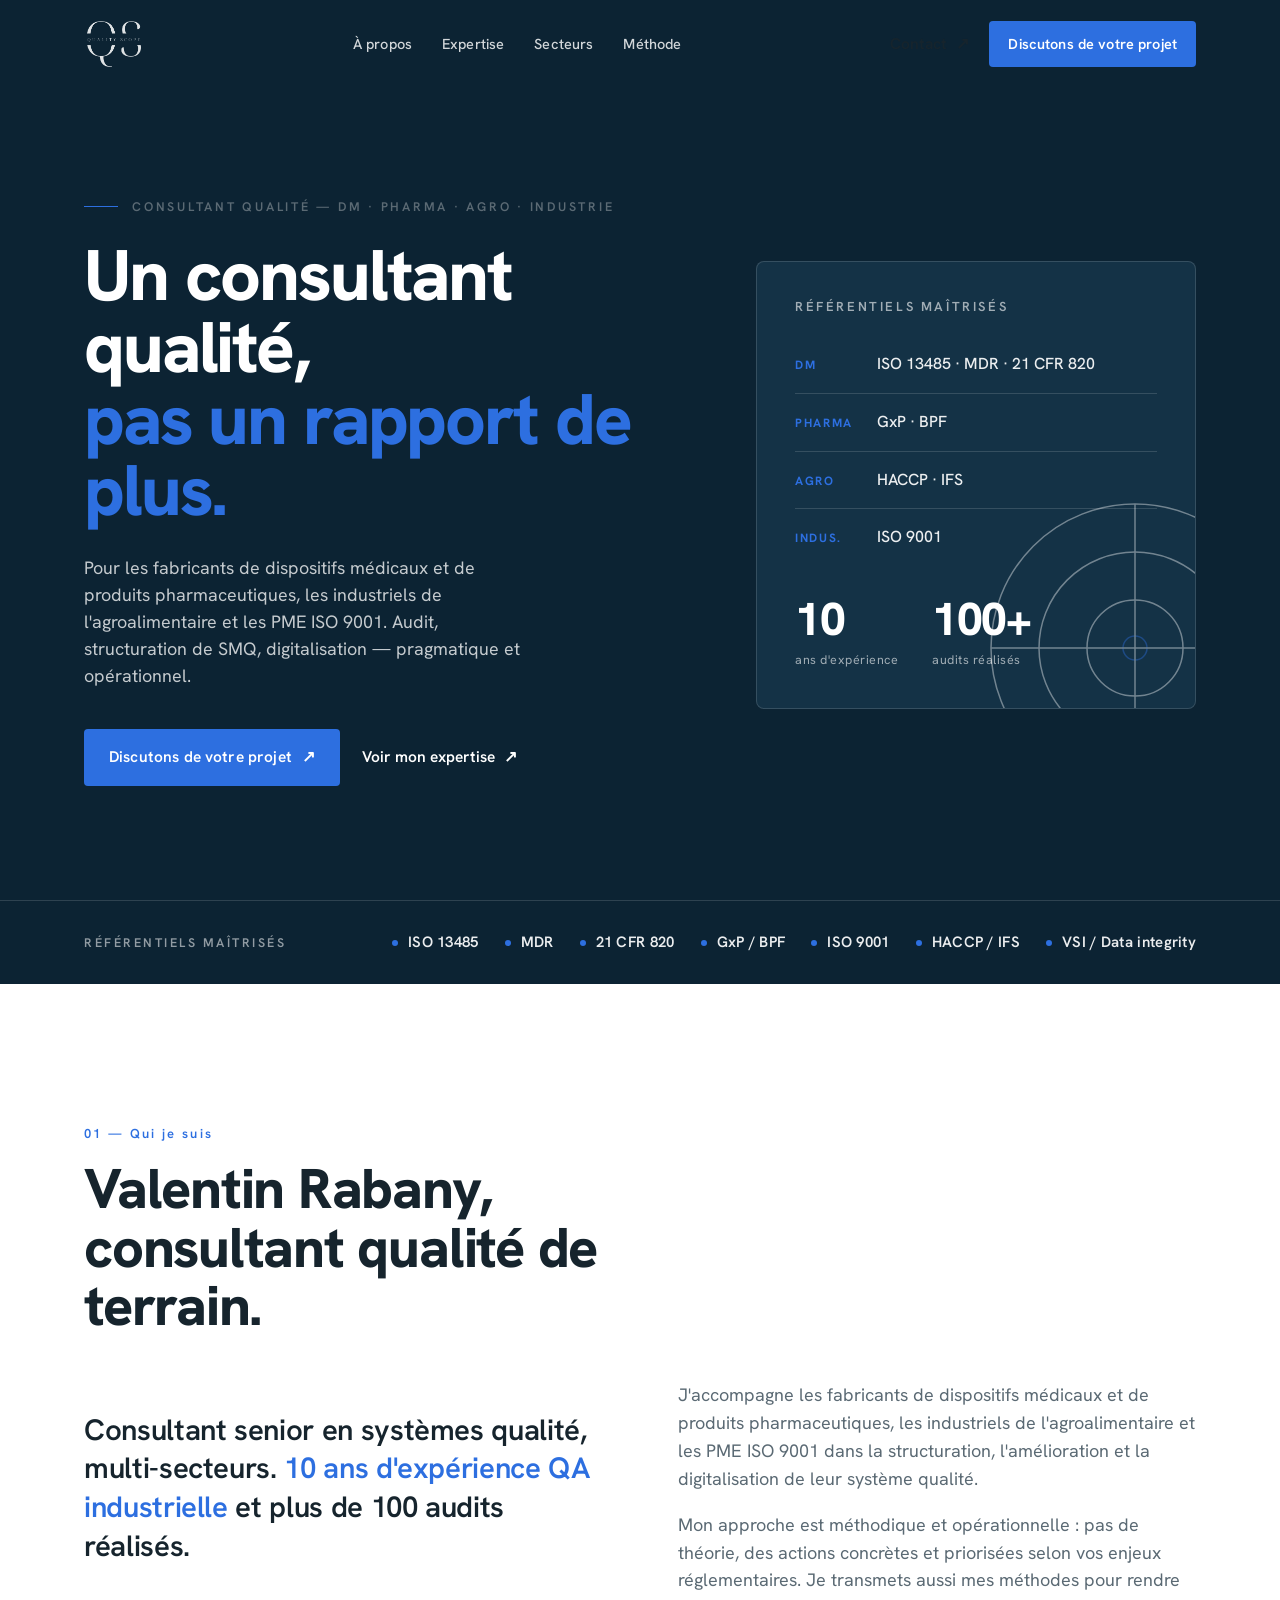
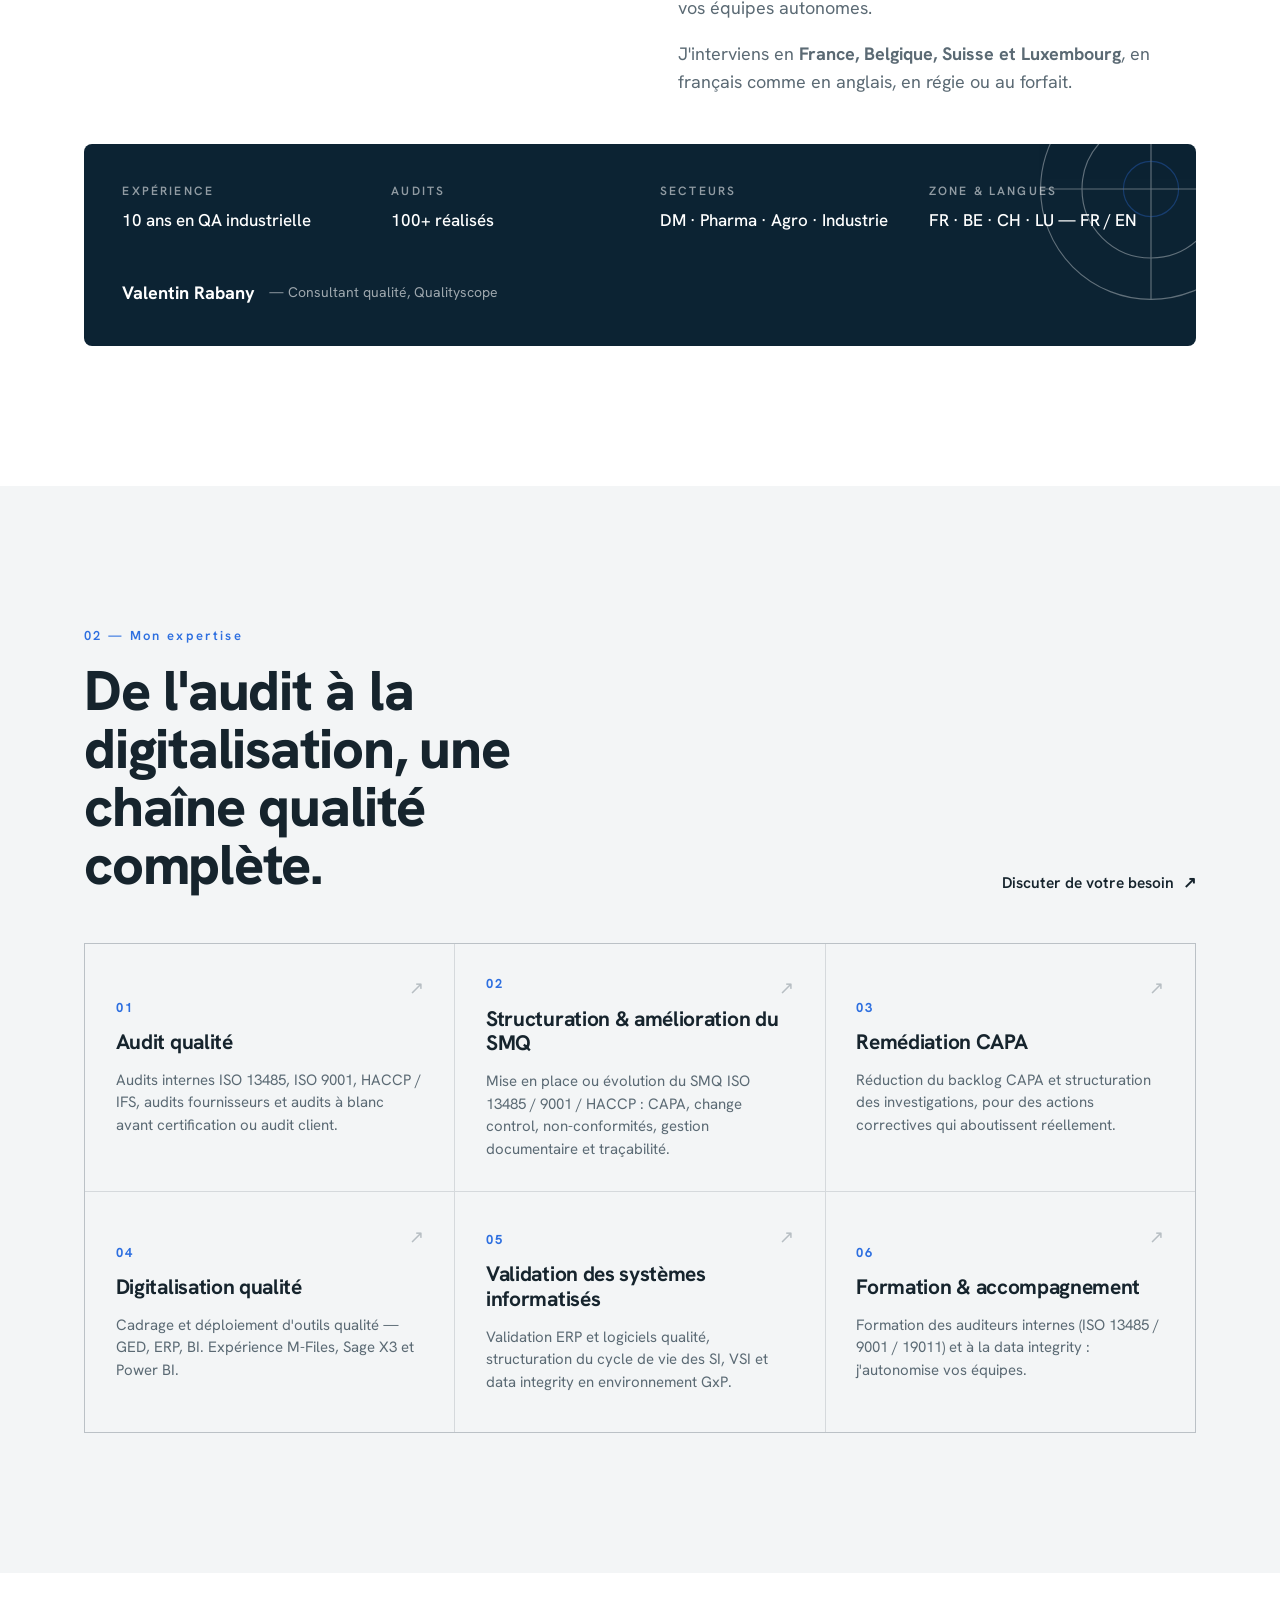
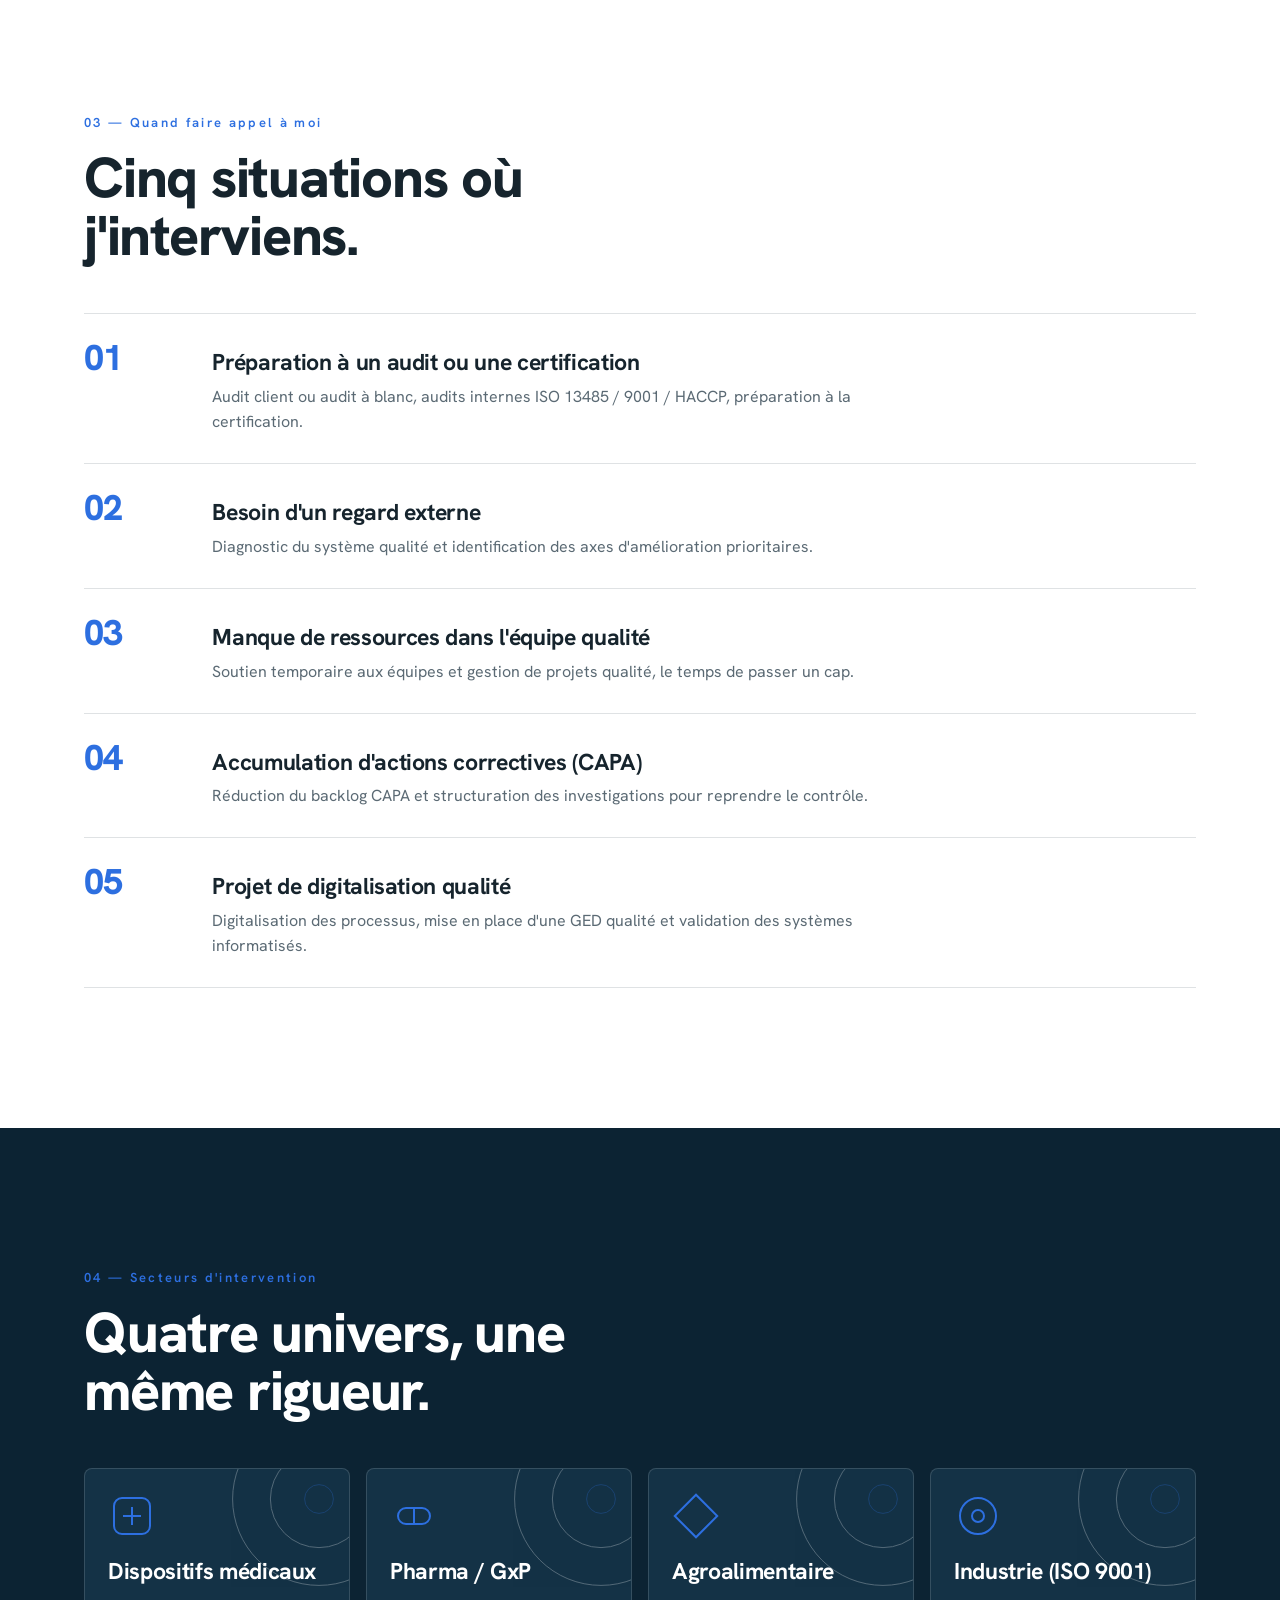
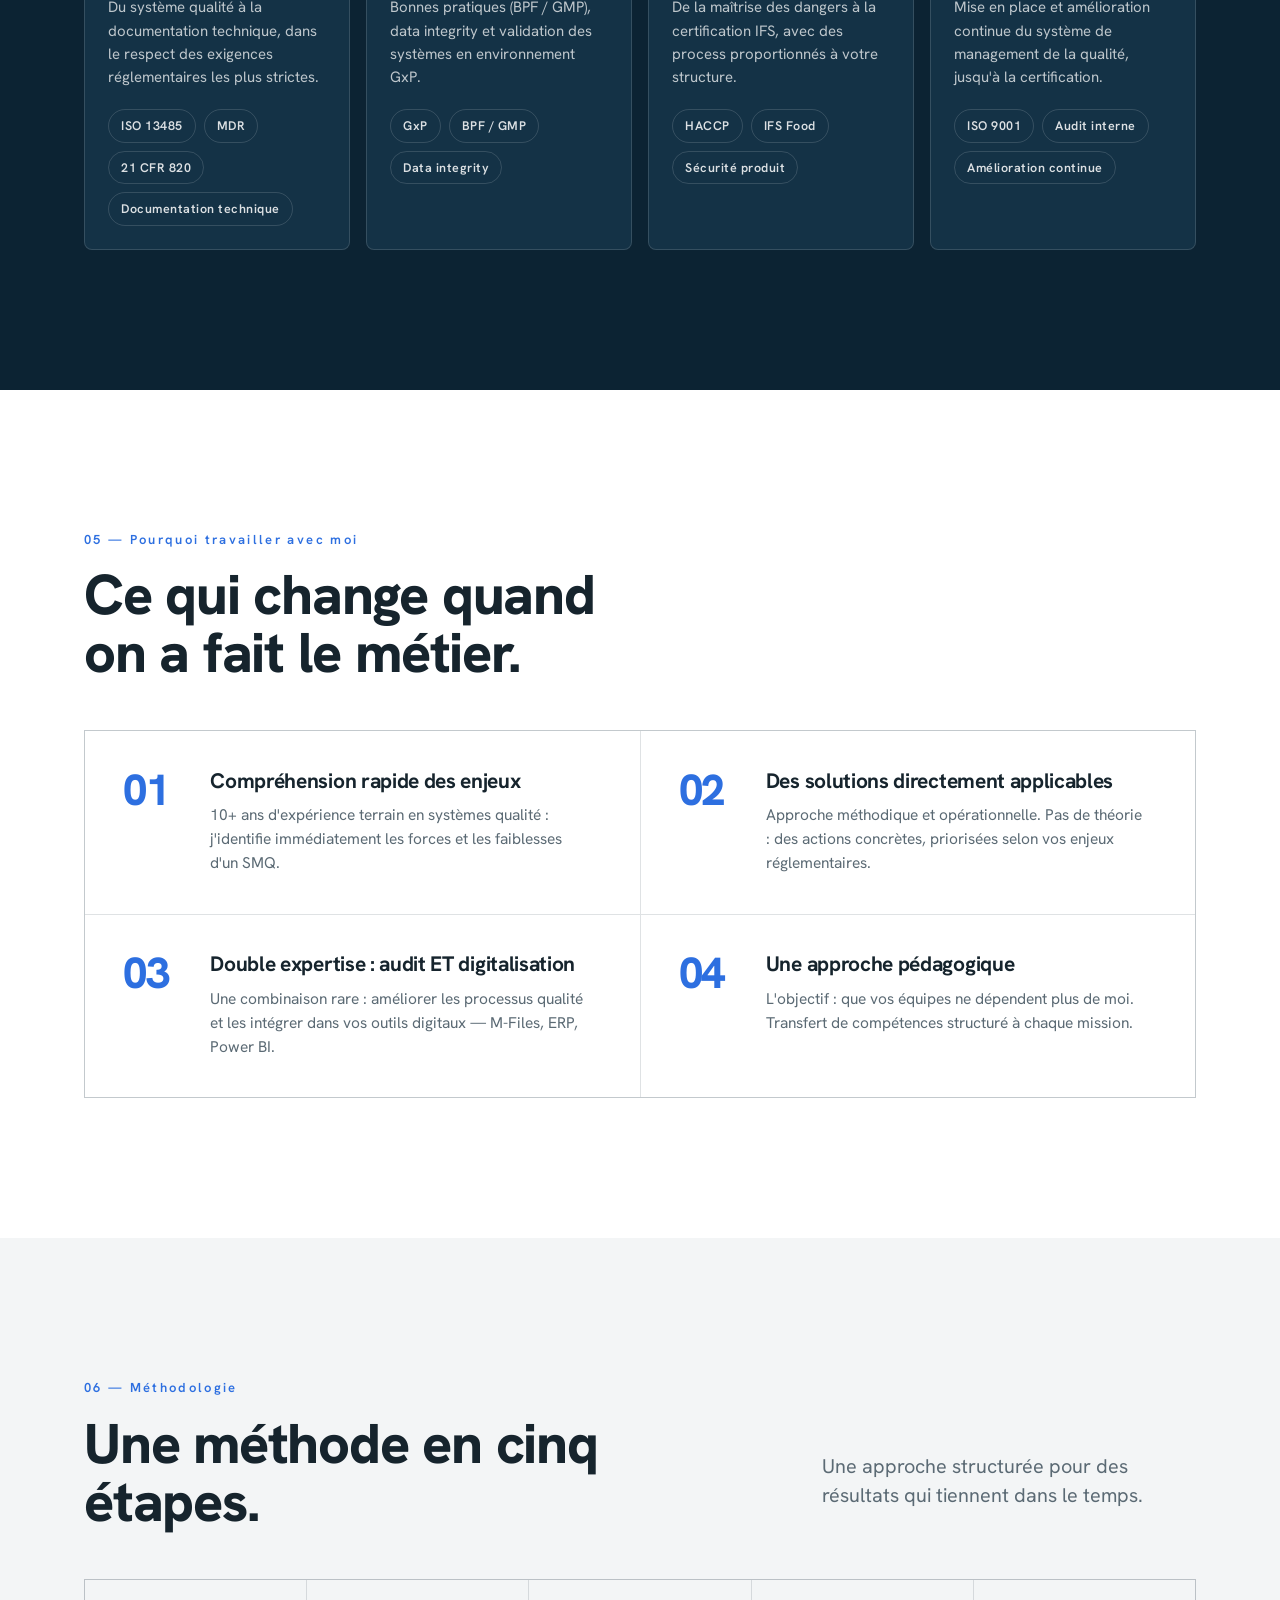
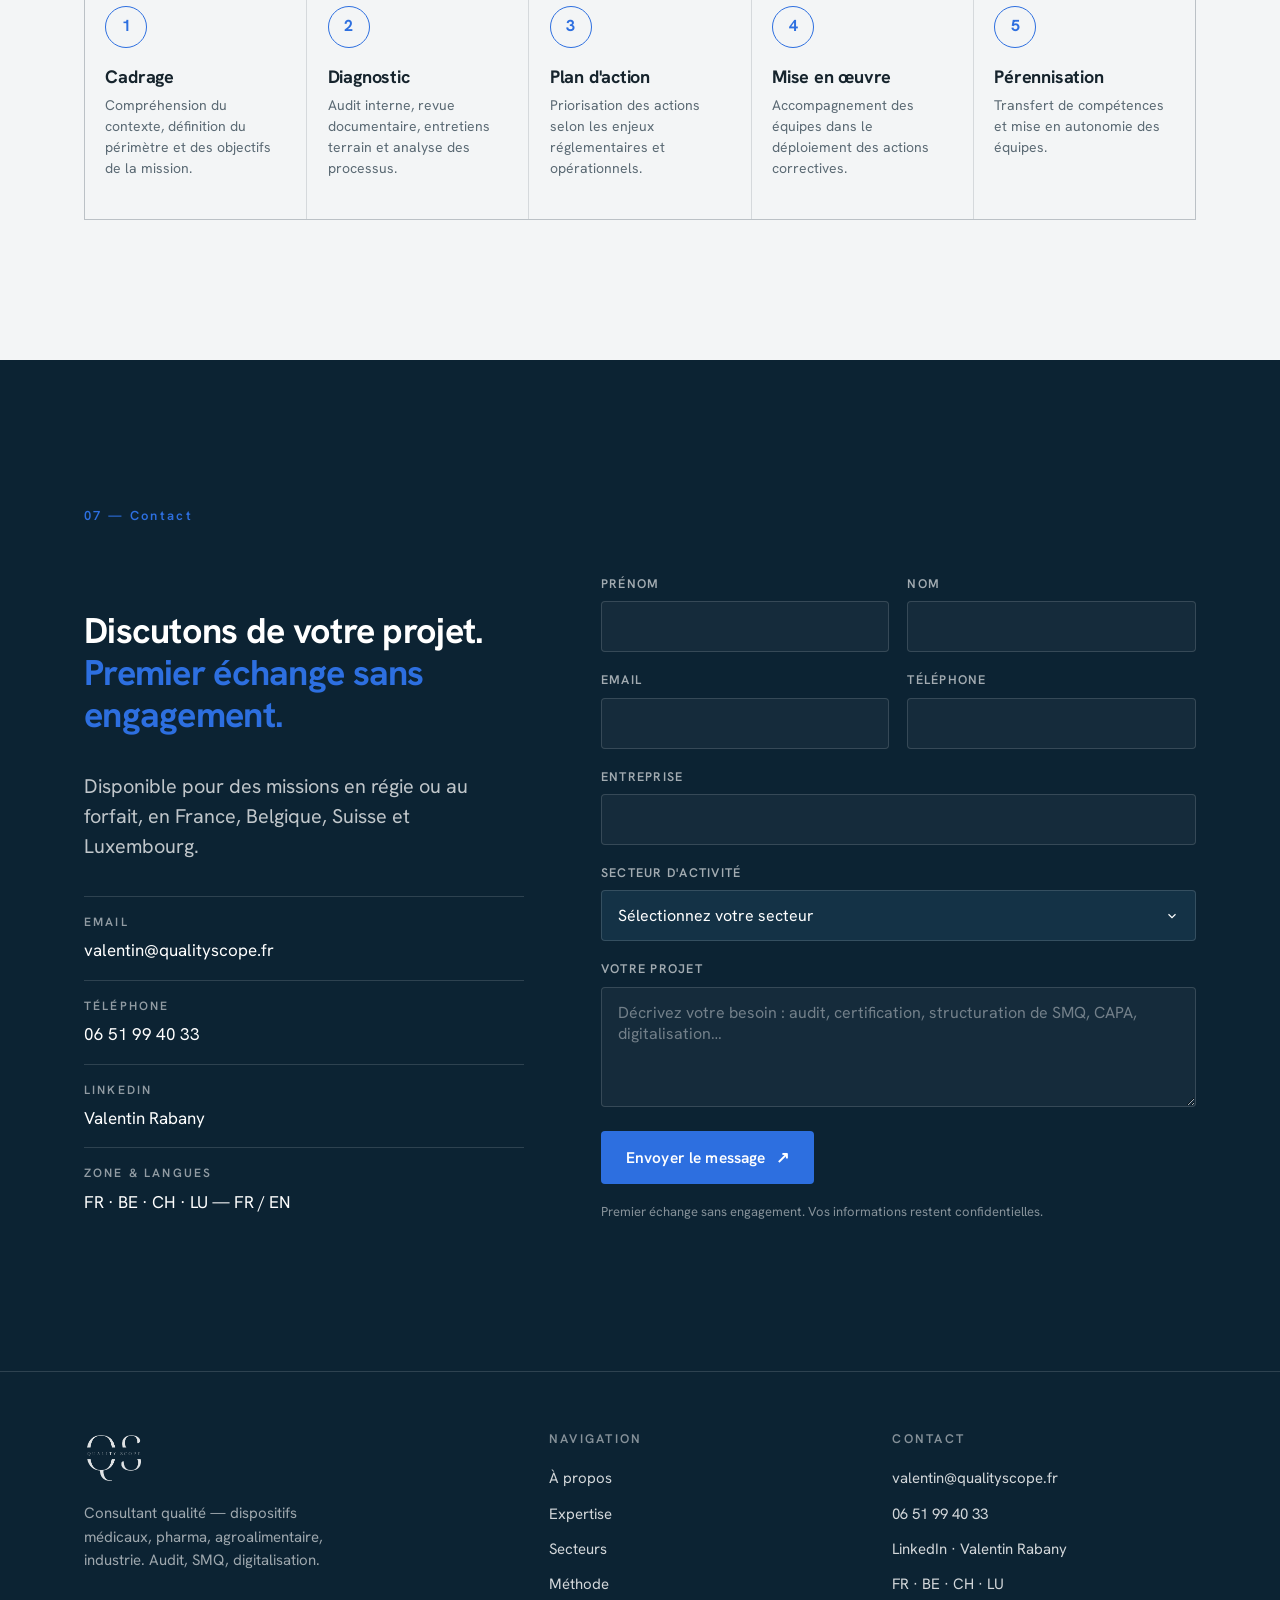
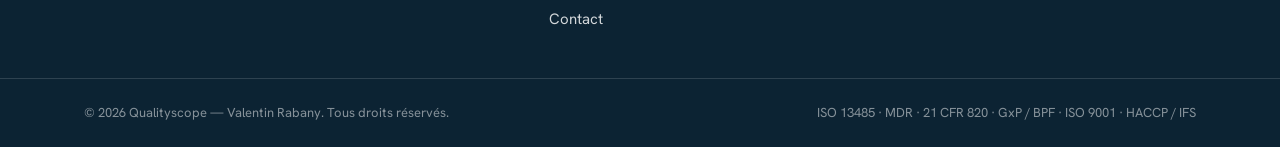
<file: index.html>
<!DOCTYPE html>
<html lang="fr">
<head>
<meta charset="UTF-8">
<meta name="viewport" content="width=device-width, initial-scale=1.0">
<title>Qualityscope — Valentin Rabany · Consultant qualité DM · Agro · Industrie</title>
<meta name="description" content="Consultant qualité senior spécialisé dispositifs médicaux, pharma et agroalimentaire. Audits ISO 13485, ISO 9001, IFS Food, structuration de SMQ, digitalisation qualité. Intervention en France, Belgique, Suisse et Luxembourg.">
<meta name="robots" content="index, follow">
<link rel="canonical" href="https://qualityscope.fr/">

<!-- Open Graph -->
<meta property="og:type" content="website">
<meta property="og:url" content="https://qualityscope.fr/">
<meta property="og:title" content="Qualityscope — Consultant qualité DM · Pharma · Agro">
<meta property="og:description" content="Consultant qualité senior — audits ISO 13485, ISO 9001, IFS Food, structuration de SMQ, digitalisation. 10 ans d'expérience, 100+ audits. France, Belgique, Suisse, Luxembourg.">
<meta property="og:locale" content="fr_FR">

<!-- Twitter Card -->
<meta name="twitter:card" content="summary">
<meta name="twitter:title" content="Qualityscope — Consultant qualité DM · Pharma · Agro">
<meta name="twitter:description" content="Consultant qualité senior — audits ISO 13485, ISO 9001, IFS Food, structuration de SMQ, digitalisation. 10 ans d'expérience, 100+ audits.">

<!-- Données structurées -->
<script type="application/ld+json">
{
  "@context": "https://schema.org",
  "@type": "ProfessionalService",
  "name": "Qualityscope",
  "url": "https://qualityscope.fr",
  "description": "Cabinet de conseil qualité spécialisé dispositifs médicaux, pharma et agroalimentaire.",
  "founder": {
    "@type": "Person",
    "name": "Valentin Rabany",
    "jobTitle": "Consultant qualité",
    "email": "valentin@qualityscope.fr"
  },
  "areaServed": ["France", "Belgique", "Suisse", "Luxembourg"],
  "serviceType": ["Audit qualité", "Conseil qualité", "Structuration SMQ", "Digitalisation qualité"],
  "knowsAbout": ["ISO 13485", "ISO 9001", "IFS Food", "MDR", "GxP", "BPF", "HACCP"]
}
</script>

<link rel="preconnect" href="https://fonts.googleapis.com">
<link rel="preconnect" href="https://fonts.gstatic.com" crossorigin>
<link href="https://fonts.googleapis.com/css2?family=Hanken+Grotesk:wght@400;500;600;700;800&display=swap" rel="stylesheet">
<link rel="stylesheet" href="qs-styles.css?v=2">
<!-- Google tag (gtag.js) -->
<script async src="https://www.googletagmanager.com/gtag/js?id=G-VZ2LZFHQ0G"></script>
<script>
  window.dataLayer = window.dataLayer || [];
  function gtag(){dataLayer.push(arguments);}
  gtag('js', new Date());
  gtag('config', 'G-VZ2LZFHQ0G');
</script>
</head>
<body>

<!-- ============ HEADER ============ -->
<header class="header" id="header">
  <div class="header__row">
    <a href="#top" class="brand" aria-label="Qualityscope — accueil">
      <img class="logo-light" src="assets/qs-logo-light.png" alt="Qualityscope">
      <img class="logo-dark" src="assets/qs-logo-dark.png" alt="Qualityscope">
    </a>
    <nav class="nav">
      <a href="#apropos">À propos</a>
      <a href="#prestations">Expertise</a>
      <a href="#secteurs">Secteurs</a>
      <a href="#methode">Méthode</a>
    </nav>
    <div class="header__cta">
      <a href="#contact" class="arrow-link">Contact <span class="ar">↗</span></a>
      <a href="#contact" class="btn btn--primary">Discutons de votre projet</a>
      <button class="iconbtn menu-btn" id="menuBtn" aria-label="Ouvrir le menu">
        <svg width="26" height="26" viewBox="0 0 24 24" fill="none" stroke="currentColor" stroke-width="2"><line x1="3" y1="7" x2="21" y2="7"/><line x1="3" y1="14" x2="21" y2="14"/></svg>
      </button>
    </div>
  </div>
</header>

<!-- mobile nav -->
<div class="mnav" id="mnav">
  <div class="mnav__top">
    <img src="assets/qs-logo-light.png" alt="Qualityscope">
    <button class="iconbtn" id="mnavClose" aria-label="Fermer le menu">
      <svg width="28" height="28" viewBox="0 0 24 24" fill="none" stroke="currentColor" stroke-width="2"><line x1="5" y1="5" x2="19" y2="19"/><line x1="19" y1="5" x2="5" y2="19"/></svg>
    </button>
  </div>
  <a href="#apropos">À propos</a>
  <a href="#prestations">Expertise</a>
  <a href="#contextes">Quand m'appeler</a>
  <a href="#secteurs">Secteurs</a>
  <a href="#methode">Méthode</a>
  <a href="#contact" class="btn btn--primary">Discutons de votre projet <span class="ar">↗</span></a>
</div>

<span id="top"></span>

<!-- ============ HERO ============ -->
<section class="hero">
  <div class="hero--b">
    <div class="heroB">
      <div class="heroB__left">
        <p class="eyebrow">Consultant qualité — DM · Pharma · Agro · Industrie</p>
        <h1>Un consultant qualité,<br><span class="hl">pas un rapport de plus.</span></h1>
        <p class="heroB__lead">Pour les fabricants de dispositifs médicaux et de produits pharmaceutiques, les industriels de l'agroalimentaire et les PME ISO 9001. Audit, structuration de SMQ, digitalisation — pragmatique et opérationnel.</p>
        <div class="heroB__cta">
          <a href="#contact" class="btn btn--primary">Discutons de votre projet <span class="ar">↗</span></a>
          <a href="#prestations" class="arrow-link">Voir mon expertise <span class="ar">↗</span></a>
        </div>
      </div>
      <aside class="heroB__panel">
        <svg class="hero__scope scope--b" viewBox="0 0 200 200" fill="none" stroke="currentColor" stroke-width="1" aria-hidden="true">
          <circle cx="100" cy="100" r="96"/><circle cx="100" cy="100" r="64"/>
          <circle cx="100" cy="100" r="32"/><circle cx="100" cy="100" r="8" style="stroke:var(--accent)"/>
          <line x1="100" y1="4" x2="100" y2="196"/><line x1="4" y1="100" x2="196" y2="100"/>
        </svg>
        <h3>Référentiels maîtrisés</h3>
        <ul class="cred-list">
          <li><span class="k">DM</span><span class="v">ISO 13485 · MDR · 21 CFR 820</span></li>
          <li><span class="k">PHARMA</span><span class="v">GxP · BPF</span></li>
          <li><span class="k">AGRO</span><span class="v">HACCP · IFS</span></li>
          <li><span class="k">INDUS.</span><span class="v">ISO 9001</span></li>
        </ul>
        <div class="heroB__bignum">
          <div><div class="n">10</div><div class="l">ans d'expérience</div></div>
          <div><div class="n">100+</div><div class="l">audits réalisés</div></div>
        </div>
      </aside>
    </div>
  </div>
</section>

<!-- ============ STRIP RÉFÉRENCES ============ -->
<div class="strip">
  <div class="strip__row">
    <span class="strip__label">Référentiels maîtrisés</span>
    <div class="strip__refs">
      <span>ISO 13485</span><span>MDR</span><span>21 CFR 820</span><span>GxP / BPF</span><span>ISO 9001</span><span>HACCP / IFS</span><span>VSI / Data integrity</span>
    </div>
  </div>
</div>

<!-- ============ À PROPOS ============ -->
<section class="section" id="apropos">
  <div class="wrap">
    <div class="sec-head reveal">
      <div>
        <span class="snum">01 — Qui je suis</span>
        <h2 class="title" style="margin-top:16px">Valentin Rabany, consultant qualité de terrain.</h2>
      </div>
    </div>
    <div class="about__grid">
      <div class="reveal">
        <p class="about__lead">Consultant senior en systèmes qualité, multi-secteurs. <span class="hl">10 ans d'expérience QA industrielle</span> et plus de 100 audits réalisés.</p>
      </div>
      <div class="about__body reveal">
        <p>J'accompagne les fabricants de dispositifs médicaux et de produits pharmaceutiques, les industriels de l'agroalimentaire et les PME ISO 9001 dans la structuration, l'amélioration et la digitalisation de leur système qualité.</p>
        <p>Mon approche est méthodique et opérationnelle : pas de théorie, des actions concrètes et priorisées selon vos enjeux réglementaires. Je transmets aussi mes méthodes pour rendre vos équipes autonomes.</p>
        <p>J'interviens en <strong>France, Belgique, Suisse et Luxembourg</strong>, en français comme en anglais, en régie ou au forfait.</p>
      </div>
    </div>

    <div class="about__grid" style="margin-top:48px">
      <div class="about__panel reveal" style="grid-column:1 / -1">
        <svg class="hero__scope scope--c" viewBox="0 0 200 200" fill="none" stroke="currentColor" stroke-width="1" aria-hidden="true">
          <circle cx="100" cy="100" r="96"/><circle cx="100" cy="100" r="60"/>
          <circle cx="100" cy="100" r="24" style="stroke:var(--accent)"/>
          <line x1="100" y1="4" x2="100" y2="196"/><line x1="4" y1="100" x2="196" y2="100"/>
        </svg>
        <ul class="about__facts" style="display:grid; grid-template-columns:repeat(4,1fr); gap:0 40px;">
          <li style="border-top:none; padding-top:0"><div class="ft">Expérience</div><div class="fv">10 ans en QA industrielle</div></li>
          <li style="border-top:none; padding-top:0"><div class="ft">Audits</div><div class="fv">100+ réalisés</div></li>
          <li style="border-top:none; padding-top:0"><div class="ft">Secteurs</div><div class="fv">DM · Pharma · Agro · Industrie</div></li>
          <li style="border-top:none; padding-top:0"><div class="ft">Zone &amp; langues</div><div class="fv">FR · BE · CH · LU — FR / EN</div></li>
        </ul>
        <div class="about__sign">
          <span class="nm">Valentin Rabany</span>
          <span class="rl">— Consultant qualité, Qualityscope</span>
        </div>
      </div>
    </div>
  </div>
</section>

<!-- ============ EXPERTISE / PRESTATIONS ============ -->
<section class="section section--alt" id="prestations">
  <div class="wrap">
    <div class="sec-head reveal">
      <div>
        <span class="snum">02 — Mon expertise</span>
        <h2 class="title" style="margin-top:16px">De l'audit à la digitalisation, une chaîne qualité complète.</h2>
      </div>
      <a href="#contact" class="arrow-link">Discuter de votre besoin <span class="ar">↗</span></a>
    </div>
    <div class="cards reveal">
      <a class="card" href="#contact">
        <span class="card__ar">↗</span>
        <span class="card__n">01</span>
        <h3>Audit qualité</h3>
        <p>Audits internes ISO 13485, ISO 9001, HACCP / IFS, audits fournisseurs et audits à blanc avant certification ou audit client.</p>
      </a>
      <a class="card" href="#contact">
        <span class="card__ar">↗</span>
        <span class="card__n">02</span>
        <h3>Structuration &amp; amélioration du SMQ</h3>
        <p>Mise en place ou évolution du SMQ ISO 13485 / 9001 / HACCP : CAPA, change control, non-conformités, gestion documentaire et traçabilité.</p>
      </a>
      <a class="card" href="#contact">
        <span class="card__ar">↗</span>
        <span class="card__n">03</span>
        <h3>Remédiation CAPA</h3>
        <p>Réduction du backlog CAPA et structuration des investigations, pour des actions correctives qui aboutissent réellement.</p>
      </a>
      <a class="card" href="#contact">
        <span class="card__ar">↗</span>
        <span class="card__n">04</span>
        <h3>Digitalisation qualité</h3>
        <p>Cadrage et déploiement d'outils qualité — GED, ERP, BI. Expérience M-Files, Sage X3 et Power BI.</p>
      </a>
      <a class="card" href="#contact">
        <span class="card__ar">↗</span>
        <span class="card__n">05</span>
        <h3>Validation des systèmes informatisés</h3>
        <p>Validation ERP et logiciels qualité, structuration du cycle de vie des SI, VSI et data integrity en environnement GxP.</p>
      </a>
      <a class="card" href="#contact">
        <span class="card__ar">↗</span>
        <span class="card__n">06</span>
        <h3>Formation &amp; accompagnement</h3>
        <p>Formation des auditeurs internes (ISO 13485 / 9001 / 19011) et à la data integrity : j'autonomise vos équipes.</p>
      </a>
    </div>
  </div>
</section>

<!-- ============ QUAND FAIRE APPEL ============ -->
<section class="section" id="contextes">
  <div class="wrap">
    <div class="sec-head reveal">
      <div>
        <span class="snum">03 — Quand faire appel à moi</span>
        <h2 class="title" style="margin-top:16px">Cinq situations où j'interviens.</h2>
      </div>
    </div>
    <div class="contexts reveal">
      <div class="ctx">
        <div class="ctx__n">01</div>
        <div class="ctx__b">
          <h3>Préparation à un audit ou une certification</h3>
          <p>Audit client ou audit à blanc, audits internes ISO 13485 / 9001 / HACCP, préparation à la certification.</p>
        </div>
      </div>
      <div class="ctx">
        <div class="ctx__n">02</div>
        <div class="ctx__b">
          <h3>Besoin d'un regard externe</h3>
          <p>Diagnostic du système qualité et identification des axes d'amélioration prioritaires.</p>
        </div>
      </div>
      <div class="ctx">
        <div class="ctx__n">03</div>
        <div class="ctx__b">
          <h3>Manque de ressources dans l'équipe qualité</h3>
          <p>Soutien temporaire aux équipes et gestion de projets qualité, le temps de passer un cap.</p>
        </div>
      </div>
      <div class="ctx">
        <div class="ctx__n">04</div>
        <div class="ctx__b">
          <h3>Accumulation d'actions correctives (CAPA)</h3>
          <p>Réduction du backlog CAPA et structuration des investigations pour reprendre le contrôle.</p>
        </div>
      </div>
      <div class="ctx">
        <div class="ctx__n">05</div>
        <div class="ctx__b">
          <h3>Projet de digitalisation qualité</h3>
          <p>Digitalisation des processus, mise en place d'une GED qualité et validation des systèmes informatisés.</p>
        </div>
      </div>
    </div>
  </div>
</section>

<!-- ============ SECTEURS ============ -->
<section class="section section--ink" id="secteurs">
  <div class="wrap">
    <div class="sec-head reveal">
      <div>
        <span class="snum">04 — Secteurs d'intervention</span>
        <h2 class="title" style="margin-top:16px; color:#fff">Quatre univers, une même rigueur.</h2>
      </div>
    </div>
    <div class="sectors reveal">
      <article class="sector">
        <svg class="hero__scope scope--s" viewBox="0 0 200 200" fill="none" stroke="currentColor" stroke-width="1" aria-hidden="true"><circle cx="100" cy="100" r="96"/><circle cx="100" cy="100" r="54"/><circle cx="100" cy="100" r="16" style="stroke:var(--accent)"/></svg>
        <svg class="sector__ic" viewBox="0 0 48 48" fill="none" stroke="var(--accent)" stroke-width="2"><rect x="6" y="6" width="36" height="36" rx="8"/><line x1="24" y1="15" x2="24" y2="33"/><line x1="15" y1="24" x2="33" y2="24"/></svg>
        <h3>Dispositifs médicaux</h3>
        <p>Du système qualité à la documentation technique, dans le respect des exigences réglementaires les plus strictes.</p>
        <div class="sector__tags"><span>ISO 13485</span><span>MDR</span><span>21 CFR 820</span><span>Documentation technique</span></div>
      </article>
      <article class="sector">
        <svg class="hero__scope scope--s" viewBox="0 0 200 200" fill="none" stroke="currentColor" stroke-width="1" aria-hidden="true"><circle cx="100" cy="100" r="96"/><circle cx="100" cy="100" r="54"/><circle cx="100" cy="100" r="16" style="stroke:var(--accent)"/></svg>
        <svg class="sector__ic" viewBox="0 0 48 48" fill="none" stroke="var(--accent)" stroke-width="2"><rect x="8" y="16" width="32" height="16" rx="8"/><line x1="24" y1="16" x2="24" y2="32"/></svg>
        <h3>Pharma / GxP</h3>
        <p>Bonnes pratiques (BPF / GMP), data integrity et validation des systèmes en environnement GxP.</p>
        <div class="sector__tags"><span>GxP</span><span>BPF / GMP</span><span>Data integrity</span></div>
      </article>
      <article class="sector">
        <svg class="hero__scope scope--s" viewBox="0 0 200 200" fill="none" stroke="currentColor" stroke-width="1" aria-hidden="true"><circle cx="100" cy="100" r="96"/><circle cx="100" cy="100" r="54"/><circle cx="100" cy="100" r="16" style="stroke:var(--accent)"/></svg>
        <svg class="sector__ic" viewBox="0 0 48 48" fill="none" stroke="var(--accent)" stroke-width="2"><rect x="9" y="9" width="30" height="30" transform="rotate(45 24 24)"/></svg>
        <h3>Agroalimentaire</h3>
        <p>De la maîtrise des dangers à la certification IFS, avec des process proportionnés à votre structure.</p>
        <div class="sector__tags"><span>HACCP</span><span>IFS Food</span><span>Sécurité produit</span></div>
      </article>
      <article class="sector">
        <svg class="hero__scope scope--s" viewBox="0 0 200 200" fill="none" stroke="currentColor" stroke-width="1" aria-hidden="true"><circle cx="100" cy="100" r="96"/><circle cx="100" cy="100" r="54"/><circle cx="100" cy="100" r="16" style="stroke:var(--accent)"/></svg>
        <svg class="sector__ic" viewBox="0 0 48 48" fill="none" stroke="var(--accent)" stroke-width="2"><circle cx="24" cy="24" r="18"/><circle cx="24" cy="24" r="6"/></svg>
        <h3>Industrie (ISO 9001)</h3>
        <p>Mise en place et amélioration continue du système de management de la qualité, jusqu'à la certification.</p>
        <div class="sector__tags"><span>ISO 9001</span><span>Audit interne</span><span>Amélioration continue</span></div>
      </article>
    </div>
  </div>
</section>

<!-- ============ POURQUOI ============ -->
<section class="section" id="pourquoi">
  <div class="wrap">
    <div class="sec-head reveal">
      <div>
        <span class="snum">05 — Pourquoi travailler avec moi</span>
        <h2 class="title" style="margin-top:16px">Ce qui change quand on a fait le métier.</h2>
      </div>
    </div>
    <div class="why reveal">
      <div class="why__item">
        <div class="why__n">01</div>
        <div class="why__b">
          <h3>Compréhension rapide des enjeux</h3>
          <p>10+ ans d'expérience terrain en systèmes qualité : j'identifie immédiatement les forces et les faiblesses d'un SMQ.</p>
        </div>
      </div>
      <div class="why__item">
        <div class="why__n">02</div>
        <div class="why__b">
          <h3>Des solutions directement applicables</h3>
          <p>Approche méthodique et opérationnelle. Pas de théorie : des actions concrètes, priorisées selon vos enjeux réglementaires.</p>
        </div>
      </div>
      <div class="why__item">
        <div class="why__n">03</div>
        <div class="why__b">
          <h3>Double expertise : audit ET digitalisation</h3>
          <p>Une combinaison rare : améliorer les processus qualité et les intégrer dans vos outils digitaux — M-Files, ERP, Power BI.</p>
        </div>
      </div>
      <div class="why__item">
        <div class="why__n">04</div>
        <div class="why__b">
          <h3>Une approche pédagogique</h3>
          <p>L'objectif : que vos équipes ne dépendent plus de moi. Transfert de compétences structuré à chaque mission.</p>
        </div>
      </div>
    </div>
  </div>
</section>

<!-- ============ MÉTHODOLOGIE ============ -->
<section class="section section--alt" id="methode">
  <div class="wrap">
    <div class="sec-head reveal">
      <div>
        <span class="snum">06 — Méthodologie</span>
        <h2 class="title" style="margin-top:16px">Une méthode en cinq étapes.</h2>
      </div>
      <p class="lead" style="max-width:34ch">Une approche structurée pour des résultats qui tiennent dans le temps.</p>
    </div>
    <div class="method reveal">
      <div class="step">
        <div class="step__n">1</div>
        <h3>Cadrage</h3>
        <p>Compréhension du contexte, définition du périmètre et des objectifs de la mission.</p>
      </div>
      <div class="step">
        <div class="step__n">2</div>
        <h3>Diagnostic</h3>
        <p>Audit interne, revue documentaire, entretiens terrain et analyse des processus.</p>
      </div>
      <div class="step">
        <div class="step__n">3</div>
        <h3>Plan d'action</h3>
        <p>Priorisation des actions selon les enjeux réglementaires et opérationnels.</p>
      </div>
      <div class="step">
        <div class="step__n">4</div>
        <h3>Mise en œuvre</h3>
        <p>Accompagnement des équipes dans le déploiement des actions correctives.</p>
      </div>
      <div class="step">
        <div class="step__n">5</div>
        <h3>Pérennisation</h3>
        <p>Transfert de compétences et mise en autonomie des équipes.</p>
      </div>
    </div>
  </div>
</section>

<!-- ============ CONTACT ============ -->
<section class="section section--ink" id="contact">
  <div class="wrap">
    <span class="snum reveal">07 — Contact</span>
    <div class="contact__grid">
      <div class="reveal">
        <p class="contact__lead">Discutons de votre projet.<br><span class="hl">Premier échange sans engagement.</span></p>
        <p class="lead" style="margin-top:18px; max-width:42ch">Disponible pour des missions en régie ou au forfait, en France, Belgique, Suisse et Luxembourg.</p>
        <div class="contact__info">
          <ul>
            <li><div class="ck">Email</div><div class="cv"><a href="mailto:valentin@qualityscope.fr" style="color:#fff">valentin@qualityscope.fr</a></div></li>
            <li><div class="ck">Téléphone</div><div class="cv"><a href="tel:+33651994033" style="color:#fff">06 51 99 40 33</a></div></li>
            <li><div class="ck">LinkedIn</div><div class="cv">Valentin Rabany</div></li>
            <li><div class="ck">Zone &amp; langues</div><div class="cv">FR · BE · CH · LU — FR / EN</div></li>
          </ul>
        </div>
      </div>

      <form class="form reveal" id="contactForm" novalidate>
        <div class="field"><label for="f-prenom">Prénom</label><input id="f-prenom" name="prenom" type="text" required></div>
        <div class="field"><label for="f-nom">Nom</label><input id="f-nom" name="nom" type="text" required></div>
        <div class="field"><label for="f-email">Email</label><input id="f-email" name="email" type="email" required></div>
        <div class="field"><label for="f-tel">Téléphone</label><input id="f-tel" name="tel" type="tel"></div>
        <div class="field full"><label for="f-entreprise">Entreprise</label><input id="f-entreprise" name="entreprise" type="text"></div>
        <div class="field full"><label for="f-secteur">Secteur d'activité</label>
          <select id="f-secteur" name="secteur">
            <option value="" disabled selected>Sélectionnez votre secteur</option>
            <option>Dispositifs médicaux</option>
            <option>Pharma / GxP</option>
            <option>Agroalimentaire</option>
            <option>Industrie (ISO 9001)</option>
            <option>Autre</option>
          </select>
        </div>
        <div class="field full"><label for="f-message">Votre projet</label><textarea id="f-message" name="message" placeholder="Décrivez votre besoin : audit, certification, structuration de SMQ, CAPA, digitalisation…"></textarea></div>
        <div class="form__actions">
          <button type="submit" class="btn btn--primary">Envoyer le message <span class="ar">↗</span></button>
          <span class="form__note">Premier échange sans engagement. Vos informations restent confidentielles.</span>
        </div>
        <div class="form-success">
          <div class="chk"><svg width="22" height="22" viewBox="0 0 24 24" fill="none" stroke="#fff" stroke-width="2.5"><path d="M4 12.5l5 5L20 6"/></svg></div>
          <h3>Message envoyé — merci !</h3>
          <p>Votre demande a bien été prise en compte. Valentin vous recontacte rapidement pour échanger sur votre projet.</p>
        </div>
      </form>
    </div>
  </div>
</section>

<!-- ============ FOOTER ============ -->
<footer class="footer">
  <div class="footer__row">
    <div>
      <a href="#top" class="brand"><img src="assets/qs-logo-light.png" alt="Qualityscope"></a>
      <p class="footer__tag">Consultant qualité — dispositifs médicaux, pharma, agroalimentaire, industrie. Audit, SMQ, digitalisation.</p>
    </div>
    <div class="footer__col">
      <h4>Navigation</h4>
      <a href="#apropos">À propos</a>
      <a href="#prestations">Expertise</a>
      <a href="#secteurs">Secteurs</a>
      <a href="#methode">Méthode</a>
      <a href="#contact">Contact</a>
    </div>
    <div class="footer__col">
      <h4>Contact</h4>
      <a href="mailto:valentin@qualityscope.fr">valentin@qualityscope.fr</a>
      <a href="tel:+33651994033">06 51 99 40 33</a>
      <a href="https://www.linkedin.com/in/valentin-rabany" target="_blank" rel="noopener">LinkedIn · Valentin Rabany</a>
      <span style="padding:6px 0; color:rgba(255,255,255,.82); font-size:15px; display:block">FR · BE · CH · LU</span>
    </div>
  </div>
  <div class="footer__base">
    <div class="wrap">
      <span>© 2026 Qualityscope — Valentin Rabany. Tous droits réservés.</span>
      <span>ISO 13485 · MDR · 21 CFR 820 · GxP / BPF · ISO 9001 · HACCP / IFS</span>
    </div>
  </div>
</footer>

<script>
  const header = document.getElementById('header');
  const onScroll = () => header.classList.toggle('solid', window.scrollY > window.innerHeight - 120);
  window.addEventListener('scroll', onScroll, {passive:true});
  onScroll();

  const mnav = document.getElementById('mnav');
  document.getElementById('menuBtn').addEventListener('click', () => mnav.classList.add('open'));
  document.getElementById('mnavClose').addEventListener('click', () => mnav.classList.remove('open'));
  mnav.querySelectorAll('a').forEach(a => a.addEventListener('click', () => mnav.classList.remove('open')));

  const io = new IntersectionObserver((entries) => {
    entries.forEach(e => { if (e.isIntersecting) { e.target.classList.add('in'); io.unobserve(e.target); } });
  }, {threshold:.14});
  document.querySelectorAll('.reveal').forEach(el => io.observe(el));

  document.getElementById('contactForm').addEventListener('submit', async (e) => {
    e.preventDefault();
    const f = e.currentTarget;
    if (!f.checkValidity()) { f.reportValidity(); return; }
    const btn = f.querySelector('button[type="submit"]');
    btn.disabled = true;
    btn.textContent = 'Envoi en cours…';
    try {
      const res = await fetch('https://formspree.io/f/maqzoeoe', {
        method: 'POST',
        body: new FormData(f),
        headers: { Accept: 'application/json' }
      });
      if (res.ok) {
        f.classList.add('sent');
      } else {
        btn.disabled = false;
        btn.innerHTML = 'Envoyer le message <span class="ar">↗</span>';
        alert('Une erreur est survenue. Merci de réessayer ou d\'écrire directement à valentin@qualityscope.fr');
      }
    } catch {
      btn.disabled = false;
      btn.innerHTML = 'Envoyer le message <span class="ar">↗</span>';
      alert('Une erreur est survenue. Merci de réessayer ou d\'écrire directement à valentin@qualityscope.fr');
    }
  });
</script>
</body>
</html>
</file>
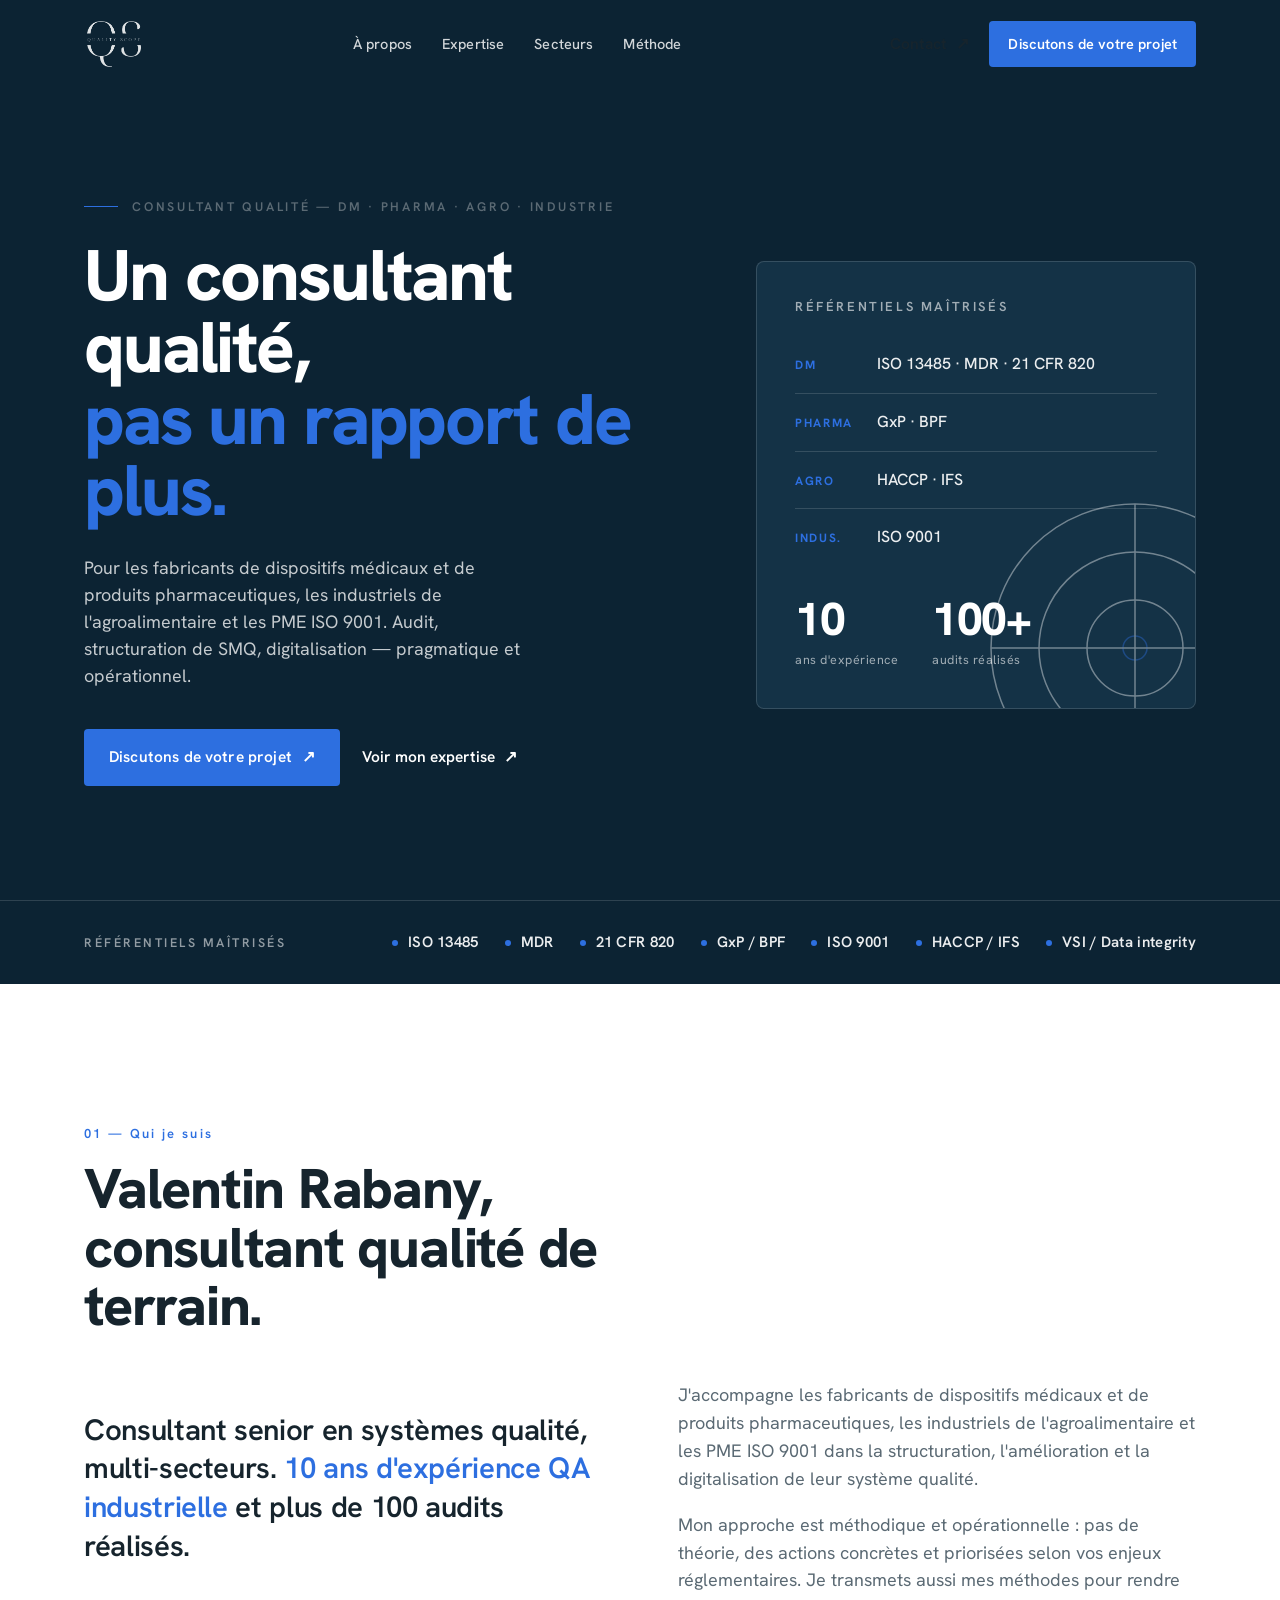
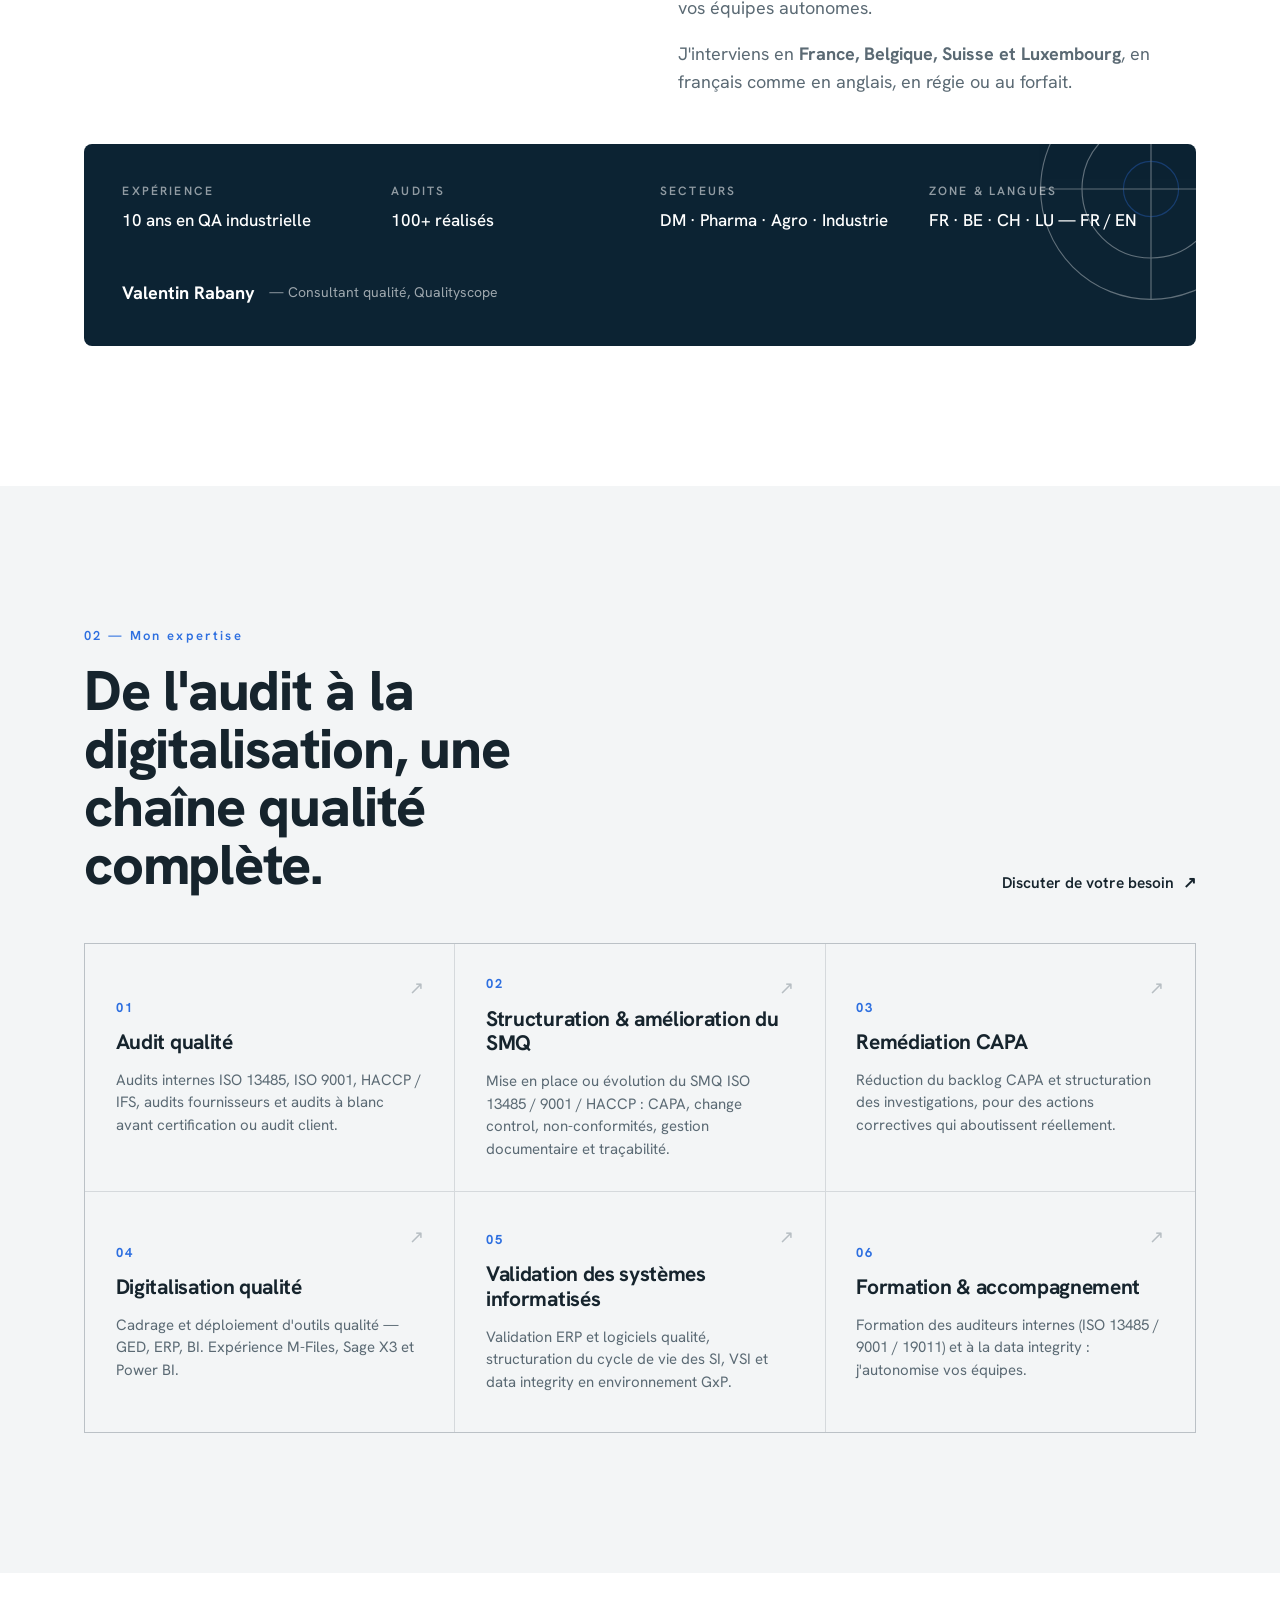
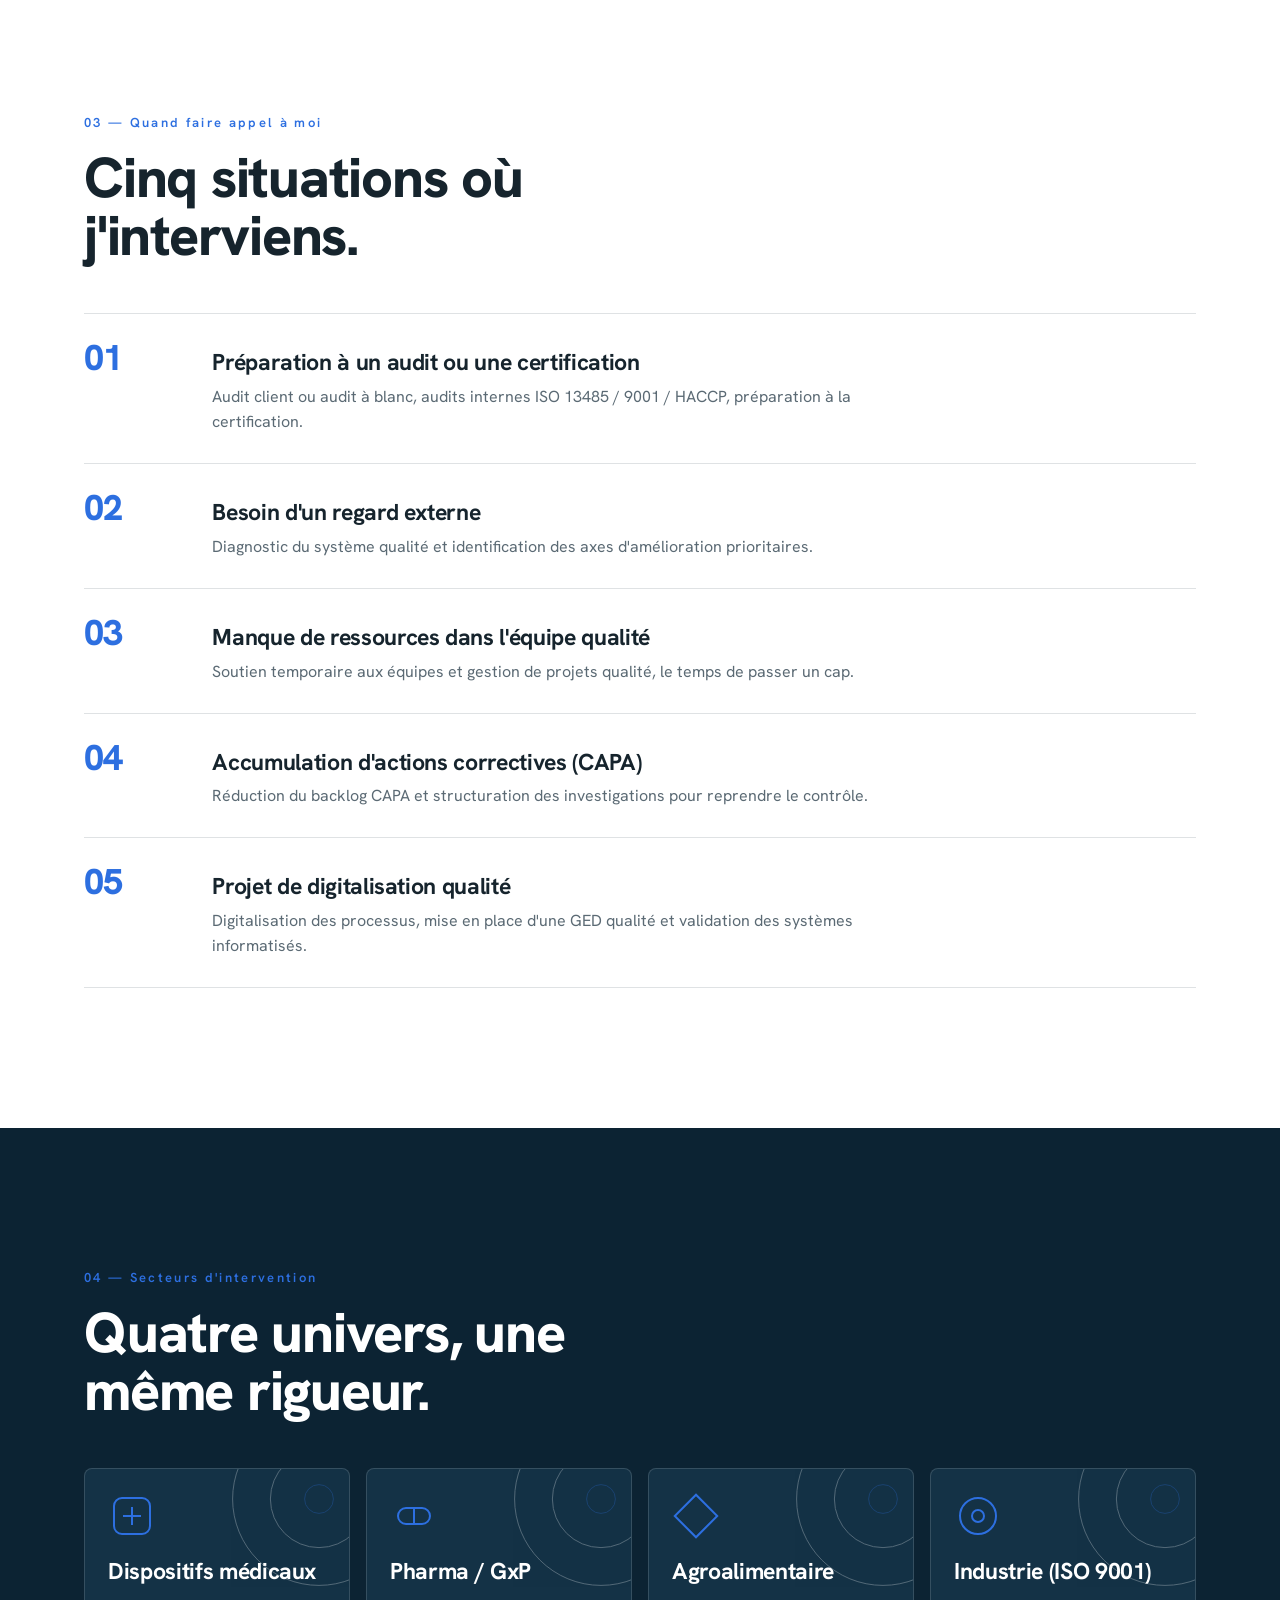
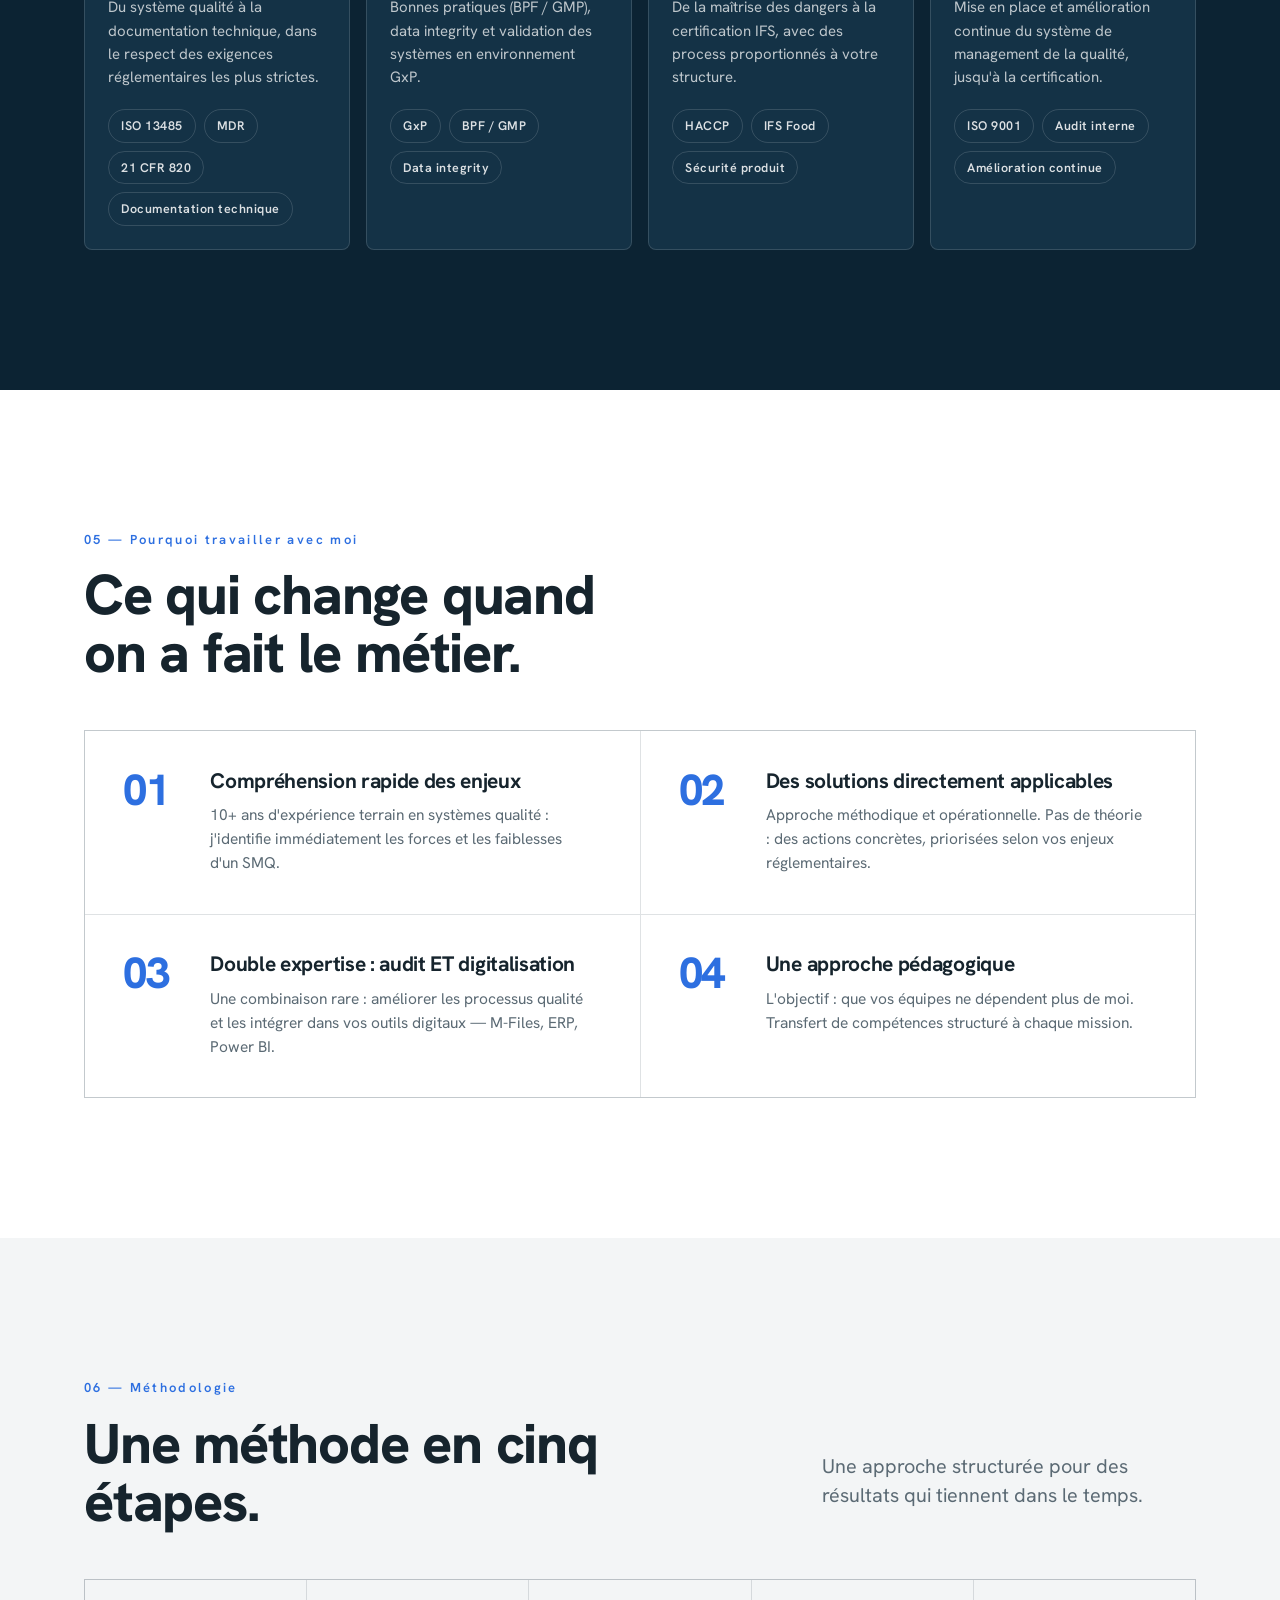
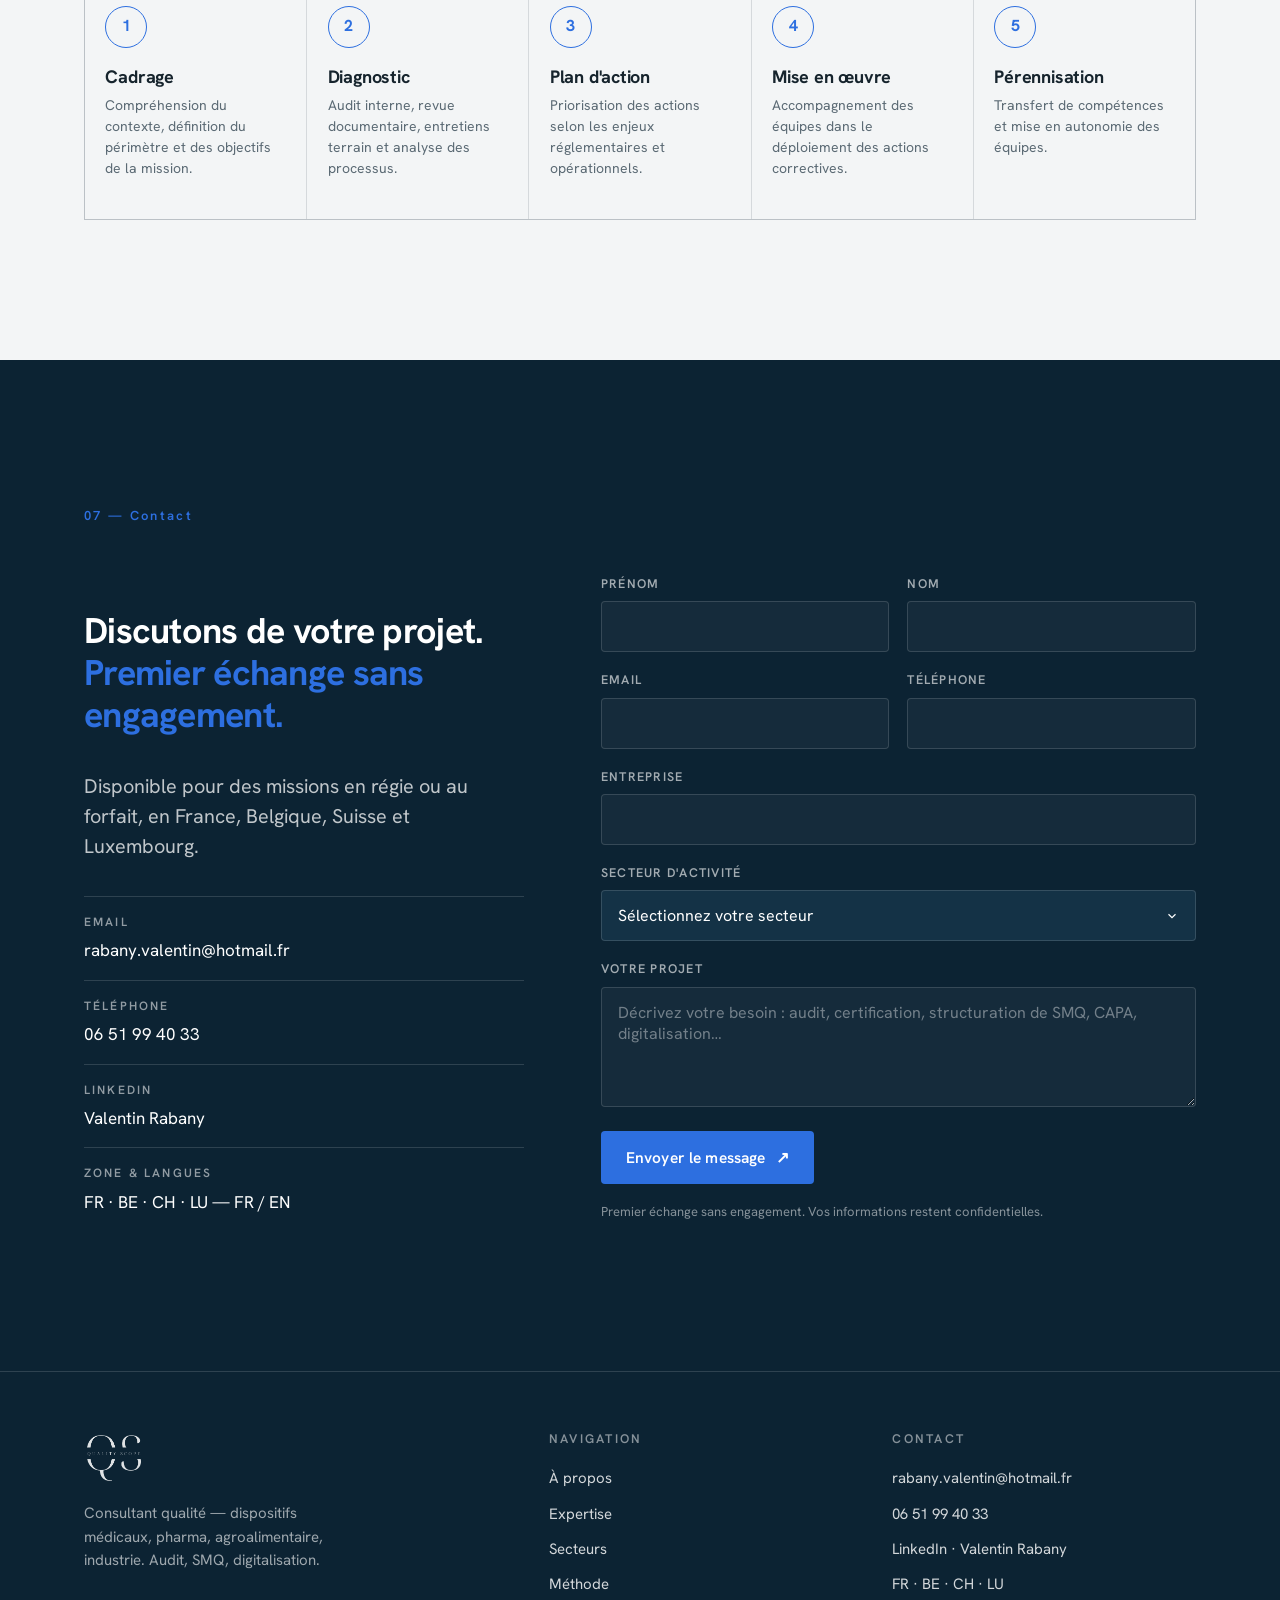
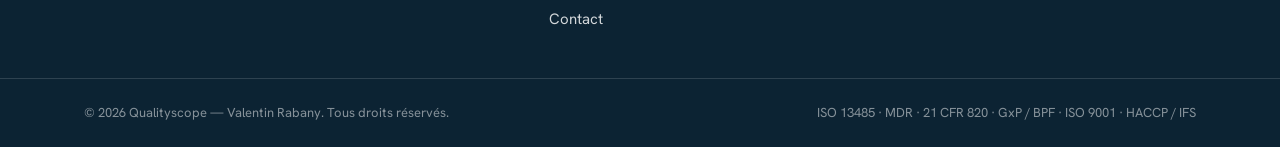
<file: Qualityscope.html>
<!DOCTYPE html>
<html lang="fr">
<head>
<meta charset="UTF-8">
<meta name="viewport" content="width=device-width, initial-scale=1.0">
<title>Qualityscope — Valentin Rabany · Consultant qualité DM · Agro · Industrie</title>
<link rel="preconnect" href="https://fonts.googleapis.com">
<link rel="preconnect" href="https://fonts.gstatic.com" crossorigin>
<link href="https://fonts.googleapis.com/css2?family=Hanken+Grotesk:wght@400;500;600;700;800&display=swap" rel="stylesheet">
<link rel="stylesheet" href="qs-styles.css">
</head>
<body>

<!-- ============ HEADER ============ -->
<header class="header" id="header">
  <div class="header__row">
    <a href="#top" class="brand" aria-label="Qualityscope — accueil">
      <img class="logo-light" src="assets/qs-logo-light.png" alt="Qualityscope">
      <img class="logo-dark" src="assets/qs-logo-dark.png" alt="Qualityscope">
    </a>
    <nav class="nav">
      <a href="#apropos">À propos</a>
      <a href="#prestations">Expertise</a>
      <a href="#secteurs">Secteurs</a>
      <a href="#methode">Méthode</a>
    </nav>
    <div class="header__cta">
      <a href="#contact" class="arrow-link">Contact <span class="ar">↗</span></a>
      <a href="#contact" class="btn btn--primary">Discutons de votre projet</a>
      <button class="iconbtn menu-btn" id="menuBtn" aria-label="Ouvrir le menu">
        <svg width="26" height="26" viewBox="0 0 24 24" fill="none" stroke="currentColor" stroke-width="2"><line x1="3" y1="7" x2="21" y2="7"/><line x1="3" y1="14" x2="21" y2="14"/></svg>
      </button>
    </div>
  </div>
</header>

<!-- mobile nav -->
<div class="mnav" id="mnav">
  <div class="mnav__top">
    <img src="assets/qs-logo-light.png" alt="Qualityscope">
    <button class="iconbtn" id="mnavClose" aria-label="Fermer le menu">
      <svg width="28" height="28" viewBox="0 0 24 24" fill="none" stroke="currentColor" stroke-width="2"><line x1="5" y1="5" x2="19" y2="19"/><line x1="19" y1="5" x2="5" y2="19"/></svg>
    </button>
  </div>
  <a href="#apropos">À propos</a>
  <a href="#prestations">Expertise</a>
  <a href="#contextes">Quand m'appeler</a>
  <a href="#secteurs">Secteurs</a>
  <a href="#methode">Méthode</a>
  <a href="#contact" class="btn btn--primary">Discutons de votre projet <span class="ar">↗</span></a>
</div>

<span id="top"></span>

<!-- ============ HERO ============ -->
<section class="hero">
  <div class="hero--b">
    <div class="heroB">
      <div class="heroB__left">
        <p class="eyebrow">Consultant qualité — DM · Pharma · Agro · Industrie</p>
        <h1>Un consultant qualité,<br><span class="hl">pas un rapport de plus.</span></h1>
        <p class="heroB__lead">Pour les fabricants de dispositifs médicaux et de produits pharmaceutiques, les industriels de l'agroalimentaire et les PME ISO 9001. Audit, structuration de SMQ, digitalisation — pragmatique et opérationnel.</p>
        <div class="heroB__cta">
          <a href="#contact" class="btn btn--primary">Discutons de votre projet <span class="ar">↗</span></a>
          <a href="#prestations" class="arrow-link">Voir mon expertise <span class="ar">↗</span></a>
        </div>
      </div>
      <aside class="heroB__panel">
        <svg class="hero__scope scope--b" viewBox="0 0 200 200" fill="none" stroke="currentColor" stroke-width="1" aria-hidden="true">
          <circle cx="100" cy="100" r="96"/><circle cx="100" cy="100" r="64"/>
          <circle cx="100" cy="100" r="32"/><circle cx="100" cy="100" r="8" style="stroke:var(--accent)"/>
          <line x1="100" y1="4" x2="100" y2="196"/><line x1="4" y1="100" x2="196" y2="100"/>
        </svg>
        <h3>Référentiels maîtrisés</h3>
        <ul class="cred-list">
          <li><span class="k">DM</span><span class="v">ISO 13485 · MDR · 21 CFR 820</span></li>
          <li><span class="k">PHARMA</span><span class="v">GxP · BPF</span></li>
          <li><span class="k">AGRO</span><span class="v">HACCP · IFS</span></li>
          <li><span class="k">INDUS.</span><span class="v">ISO 9001</span></li>
        </ul>
        <div class="heroB__bignum">
          <div><div class="n">10</div><div class="l">ans d'expérience</div></div>
          <div><div class="n">100+</div><div class="l">audits réalisés</div></div>
        </div>
      </aside>
    </div>
  </div>
</section>

<!-- ============ STRIP RÉFÉRENCES ============ -->
<div class="strip">
  <div class="strip__row">
    <span class="strip__label">Référentiels maîtrisés</span>
    <div class="strip__refs">
      <span>ISO 13485</span><span>MDR</span><span>21 CFR 820</span><span>GxP / BPF</span><span>ISO 9001</span><span>HACCP / IFS</span><span>VSI / Data integrity</span>
    </div>
  </div>
</div>

<!-- ============ À PROPOS ============ -->
<section class="section" id="apropos">
  <div class="wrap">
    <div class="sec-head reveal">
      <div>
        <span class="snum">01 — Qui je suis</span>
        <h2 class="title" style="margin-top:16px">Valentin Rabany, consultant qualité de terrain.</h2>
      </div>
    </div>
    <div class="about__grid">
      <div class="reveal">
        <p class="about__lead">Consultant senior en systèmes qualité, multi-secteurs. <span class="hl">10 ans d'expérience QA industrielle</span> et plus de 100 audits réalisés.</p>
      </div>
      <div class="about__body reveal">
        <p>J'accompagne les fabricants de dispositifs médicaux et de produits pharmaceutiques, les industriels de l'agroalimentaire et les PME ISO 9001 dans la structuration, l'amélioration et la digitalisation de leur système qualité.</p>
        <p>Mon approche est méthodique et opérationnelle : pas de théorie, des actions concrètes et priorisées selon vos enjeux réglementaires. Je transmets aussi mes méthodes pour rendre vos équipes autonomes.</p>
        <p>J'interviens en <strong>France, Belgique, Suisse et Luxembourg</strong>, en français comme en anglais, en régie ou au forfait.</p>
      </div>
    </div>

    <div class="about__grid" style="margin-top:48px">
      <div class="about__panel reveal" style="grid-column:1 / -1">
        <svg class="hero__scope scope--c" viewBox="0 0 200 200" fill="none" stroke="currentColor" stroke-width="1" aria-hidden="true">
          <circle cx="100" cy="100" r="96"/><circle cx="100" cy="100" r="60"/>
          <circle cx="100" cy="100" r="24" style="stroke:var(--accent)"/>
          <line x1="100" y1="4" x2="100" y2="196"/><line x1="4" y1="100" x2="196" y2="100"/>
        </svg>
        <ul class="about__facts" style="display:grid; grid-template-columns:repeat(4,1fr); gap:0 40px;">
          <li style="border-top:none; padding-top:0"><div class="ft">Expérience</div><div class="fv">10 ans en QA industrielle</div></li>
          <li style="border-top:none; padding-top:0"><div class="ft">Audits</div><div class="fv">100+ réalisés</div></li>
          <li style="border-top:none; padding-top:0"><div class="ft">Secteurs</div><div class="fv">DM · Pharma · Agro · Industrie</div></li>
          <li style="border-top:none; padding-top:0"><div class="ft">Zone &amp; langues</div><div class="fv">FR · BE · CH · LU — FR / EN</div></li>
        </ul>
        <div class="about__sign">
          <span class="nm">Valentin Rabany</span>
          <span class="rl">— Consultant qualité, Qualityscope</span>
        </div>
      </div>
    </div>
  </div>
</section>

<!-- ============ EXPERTISE / PRESTATIONS ============ -->
<section class="section section--alt" id="prestations">
  <div class="wrap">
    <div class="sec-head reveal">
      <div>
        <span class="snum">02 — Mon expertise</span>
        <h2 class="title" style="margin-top:16px">De l'audit à la digitalisation, une chaîne qualité complète.</h2>
      </div>
      <a href="#contact" class="arrow-link">Discuter de votre besoin <span class="ar">↗</span></a>
    </div>
    <div class="cards reveal">
      <a class="card" href="#contact">
        <span class="card__ar">↗</span>
        <span class="card__n">01</span>
        <h3>Audit qualité</h3>
        <p>Audits internes ISO 13485, ISO 9001, HACCP / IFS, audits fournisseurs et audits à blanc avant certification ou audit client.</p>
      </a>
      <a class="card" href="#contact">
        <span class="card__ar">↗</span>
        <span class="card__n">02</span>
        <h3>Structuration &amp; amélioration du SMQ</h3>
        <p>Mise en place ou évolution du SMQ ISO 13485 / 9001 / HACCP : CAPA, change control, non-conformités, gestion documentaire et traçabilité.</p>
      </a>
      <a class="card" href="#contact">
        <span class="card__ar">↗</span>
        <span class="card__n">03</span>
        <h3>Remédiation CAPA</h3>
        <p>Réduction du backlog CAPA et structuration des investigations, pour des actions correctives qui aboutissent réellement.</p>
      </a>
      <a class="card" href="#contact">
        <span class="card__ar">↗</span>
        <span class="card__n">04</span>
        <h3>Digitalisation qualité</h3>
        <p>Cadrage et déploiement d'outils qualité — GED, ERP, BI. Expérience M-Files, Sage X3 et Power BI.</p>
      </a>
      <a class="card" href="#contact">
        <span class="card__ar">↗</span>
        <span class="card__n">05</span>
        <h3>Validation des systèmes informatisés</h3>
        <p>Validation ERP et logiciels qualité, structuration du cycle de vie des SI, VSI et data integrity en environnement GxP.</p>
      </a>
      <a class="card" href="#contact">
        <span class="card__ar">↗</span>
        <span class="card__n">06</span>
        <h3>Formation &amp; accompagnement</h3>
        <p>Formation des auditeurs internes (ISO 13485 / 9001 / 19011) et à la data integrity : j'autonomise vos équipes.</p>
      </a>
    </div>
  </div>
</section>

<!-- ============ QUAND FAIRE APPEL ============ -->
<section class="section" id="contextes">
  <div class="wrap">
    <div class="sec-head reveal">
      <div>
        <span class="snum">03 — Quand faire appel à moi</span>
        <h2 class="title" style="margin-top:16px">Cinq situations où j'interviens.</h2>
      </div>
    </div>
    <div class="contexts reveal">
      <div class="ctx">
        <div class="ctx__n">01</div>
        <div class="ctx__b">
          <h3>Préparation à un audit ou une certification</h3>
          <p>Audit client ou audit à blanc, audits internes ISO 13485 / 9001 / HACCP, préparation à la certification.</p>
        </div>
      </div>
      <div class="ctx">
        <div class="ctx__n">02</div>
        <div class="ctx__b">
          <h3>Besoin d'un regard externe</h3>
          <p>Diagnostic du système qualité et identification des axes d'amélioration prioritaires.</p>
        </div>
      </div>
      <div class="ctx">
        <div class="ctx__n">03</div>
        <div class="ctx__b">
          <h3>Manque de ressources dans l'équipe qualité</h3>
          <p>Soutien temporaire aux équipes et gestion de projets qualité, le temps de passer un cap.</p>
        </div>
      </div>
      <div class="ctx">
        <div class="ctx__n">04</div>
        <div class="ctx__b">
          <h3>Accumulation d'actions correctives (CAPA)</h3>
          <p>Réduction du backlog CAPA et structuration des investigations pour reprendre le contrôle.</p>
        </div>
      </div>
      <div class="ctx">
        <div class="ctx__n">05</div>
        <div class="ctx__b">
          <h3>Projet de digitalisation qualité</h3>
          <p>Digitalisation des processus, mise en place d'une GED qualité et validation des systèmes informatisés.</p>
        </div>
      </div>
    </div>
  </div>
</section>

<!-- ============ SECTEURS ============ -->
<section class="section section--ink" id="secteurs">
  <div class="wrap">
    <div class="sec-head reveal">
      <div>
        <span class="snum">04 — Secteurs d'intervention</span>
        <h2 class="title" style="margin-top:16px; color:#fff">Quatre univers, une même rigueur.</h2>
      </div>
    </div>
    <div class="sectors reveal">
      <article class="sector">
        <svg class="hero__scope scope--s" viewBox="0 0 200 200" fill="none" stroke="currentColor" stroke-width="1" aria-hidden="true"><circle cx="100" cy="100" r="96"/><circle cx="100" cy="100" r="54"/><circle cx="100" cy="100" r="16" style="stroke:var(--accent)"/></svg>
        <svg class="sector__ic" viewBox="0 0 48 48" fill="none" stroke="var(--accent)" stroke-width="2"><rect x="6" y="6" width="36" height="36" rx="8"/><line x1="24" y1="15" x2="24" y2="33"/><line x1="15" y1="24" x2="33" y2="24"/></svg>
        <h3>Dispositifs médicaux</h3>
        <p>Du système qualité à la documentation technique, dans le respect des exigences réglementaires les plus strictes.</p>
        <div class="sector__tags"><span>ISO 13485</span><span>MDR</span><span>21 CFR 820</span><span>Documentation technique</span></div>
      </article>
      <article class="sector">
        <svg class="hero__scope scope--s" viewBox="0 0 200 200" fill="none" stroke="currentColor" stroke-width="1" aria-hidden="true"><circle cx="100" cy="100" r="96"/><circle cx="100" cy="100" r="54"/><circle cx="100" cy="100" r="16" style="stroke:var(--accent)"/></svg>
        <svg class="sector__ic" viewBox="0 0 48 48" fill="none" stroke="var(--accent)" stroke-width="2"><rect x="8" y="16" width="32" height="16" rx="8"/><line x1="24" y1="16" x2="24" y2="32"/></svg>
        <h3>Pharma / GxP</h3>
        <p>Bonnes pratiques (BPF / GMP), data integrity et validation des systèmes en environnement GxP.</p>
        <div class="sector__tags"><span>GxP</span><span>BPF / GMP</span><span>Data integrity</span></div>
      </article>
      <article class="sector">
        <svg class="hero__scope scope--s" viewBox="0 0 200 200" fill="none" stroke="currentColor" stroke-width="1" aria-hidden="true"><circle cx="100" cy="100" r="96"/><circle cx="100" cy="100" r="54"/><circle cx="100" cy="100" r="16" style="stroke:var(--accent)"/></svg>
        <svg class="sector__ic" viewBox="0 0 48 48" fill="none" stroke="var(--accent)" stroke-width="2"><rect x="9" y="9" width="30" height="30" transform="rotate(45 24 24)"/></svg>
        <h3>Agroalimentaire</h3>
        <p>De la maîtrise des dangers à la certification IFS, avec des process proportionnés à votre structure.</p>
        <div class="sector__tags"><span>HACCP</span><span>IFS Food</span><span>Sécurité produit</span></div>
      </article>
      <article class="sector">
        <svg class="hero__scope scope--s" viewBox="0 0 200 200" fill="none" stroke="currentColor" stroke-width="1" aria-hidden="true"><circle cx="100" cy="100" r="96"/><circle cx="100" cy="100" r="54"/><circle cx="100" cy="100" r="16" style="stroke:var(--accent)"/></svg>
        <svg class="sector__ic" viewBox="0 0 48 48" fill="none" stroke="var(--accent)" stroke-width="2"><circle cx="24" cy="24" r="18"/><circle cx="24" cy="24" r="6"/></svg>
        <h3>Industrie (ISO 9001)</h3>
        <p>Mise en place et amélioration continue du système de management de la qualité, jusqu'à la certification.</p>
        <div class="sector__tags"><span>ISO 9001</span><span>Audit interne</span><span>Amélioration continue</span></div>
      </article>
    </div>
  </div>
</section>

<!-- ============ POURQUOI ============ -->
<section class="section" id="pourquoi">
  <div class="wrap">
    <div class="sec-head reveal">
      <div>
        <span class="snum">05 — Pourquoi travailler avec moi</span>
        <h2 class="title" style="margin-top:16px">Ce qui change quand on a fait le métier.</h2>
      </div>
    </div>
    <div class="why reveal">
      <div class="why__item">
        <div class="why__n">01</div>
        <div class="why__b">
          <h3>Compréhension rapide des enjeux</h3>
          <p>10+ ans d'expérience terrain en systèmes qualité : j'identifie immédiatement les forces et les faiblesses d'un SMQ.</p>
        </div>
      </div>
      <div class="why__item">
        <div class="why__n">02</div>
        <div class="why__b">
          <h3>Des solutions directement applicables</h3>
          <p>Approche méthodique et opérationnelle. Pas de théorie : des actions concrètes, priorisées selon vos enjeux réglementaires.</p>
        </div>
      </div>
      <div class="why__item">
        <div class="why__n">03</div>
        <div class="why__b">
          <h3>Double expertise : audit ET digitalisation</h3>
          <p>Une combinaison rare : améliorer les processus qualité et les intégrer dans vos outils digitaux — M-Files, ERP, Power BI.</p>
        </div>
      </div>
      <div class="why__item">
        <div class="why__n">04</div>
        <div class="why__b">
          <h3>Une approche pédagogique</h3>
          <p>L'objectif : que vos équipes ne dépendent plus de moi. Transfert de compétences structuré à chaque mission.</p>
        </div>
      </div>
    </div>
  </div>
</section>

<!-- ============ MÉTHODOLOGIE ============ -->
<section class="section section--alt" id="methode">
  <div class="wrap">
    <div class="sec-head reveal">
      <div>
        <span class="snum">06 — Méthodologie</span>
        <h2 class="title" style="margin-top:16px">Une méthode en cinq étapes.</h2>
      </div>
      <p class="lead" style="max-width:34ch">Une approche structurée pour des résultats qui tiennent dans le temps.</p>
    </div>
    <div class="method reveal">
      <div class="step">
        <div class="step__n">1</div>
        <h3>Cadrage</h3>
        <p>Compréhension du contexte, définition du périmètre et des objectifs de la mission.</p>
      </div>
      <div class="step">
        <div class="step__n">2</div>
        <h3>Diagnostic</h3>
        <p>Audit interne, revue documentaire, entretiens terrain et analyse des processus.</p>
      </div>
      <div class="step">
        <div class="step__n">3</div>
        <h3>Plan d'action</h3>
        <p>Priorisation des actions selon les enjeux réglementaires et opérationnels.</p>
      </div>
      <div class="step">
        <div class="step__n">4</div>
        <h3>Mise en œuvre</h3>
        <p>Accompagnement des équipes dans le déploiement des actions correctives.</p>
      </div>
      <div class="step">
        <div class="step__n">5</div>
        <h3>Pérennisation</h3>
        <p>Transfert de compétences et mise en autonomie des équipes.</p>
      </div>
    </div>
  </div>
</section>

<!-- ============ CONTACT ============ -->
<section class="section section--ink" id="contact">
  <div class="wrap">
    <span class="snum reveal">07 — Contact</span>
    <div class="contact__grid">
      <div class="reveal">
        <p class="contact__lead">Discutons de votre projet.<br><span class="hl">Premier échange sans engagement.</span></p>
        <p class="lead" style="margin-top:18px; max-width:42ch">Disponible pour des missions en régie ou au forfait, en France, Belgique, Suisse et Luxembourg.</p>
        <div class="contact__info">
          <ul>
            <li><div class="ck">Email</div><div class="cv"><a href="mailto:rabany.valentin@hotmail.fr" style="color:#fff">rabany.valentin@hotmail.fr</a></div></li>
            <li><div class="ck">Téléphone</div><div class="cv"><a href="tel:+33651994033" style="color:#fff">06 51 99 40 33</a></div></li>
            <li><div class="ck">LinkedIn</div><div class="cv">Valentin Rabany</div></li>
            <li><div class="ck">Zone &amp; langues</div><div class="cv">FR · BE · CH · LU — FR / EN</div></li>
          </ul>
        </div>
      </div>

      <form class="form reveal" id="contactForm" novalidate>
        <div class="field"><label for="f-prenom">Prénom</label><input id="f-prenom" name="prenom" type="text" required></div>
        <div class="field"><label for="f-nom">Nom</label><input id="f-nom" name="nom" type="text" required></div>
        <div class="field"><label for="f-email">Email</label><input id="f-email" name="email" type="email" required></div>
        <div class="field"><label for="f-tel">Téléphone</label><input id="f-tel" name="tel" type="tel"></div>
        <div class="field full"><label for="f-entreprise">Entreprise</label><input id="f-entreprise" name="entreprise" type="text"></div>
        <div class="field full"><label for="f-secteur">Secteur d'activité</label>
          <select id="f-secteur" name="secteur">
            <option value="" disabled selected>Sélectionnez votre secteur</option>
            <option>Dispositifs médicaux</option>
            <option>Pharma / GxP</option>
            <option>Agroalimentaire</option>
            <option>Industrie (ISO 9001)</option>
            <option>Autre</option>
          </select>
        </div>
        <div class="field full"><label for="f-message">Votre projet</label><textarea id="f-message" name="message" placeholder="Décrivez votre besoin : audit, certification, structuration de SMQ, CAPA, digitalisation…"></textarea></div>
        <div class="form__actions">
          <button type="submit" class="btn btn--primary">Envoyer le message <span class="ar">↗</span></button>
          <span class="form__note">Premier échange sans engagement. Vos informations restent confidentielles.</span>
        </div>
        <div class="form-success">
          <div class="chk"><svg width="22" height="22" viewBox="0 0 24 24" fill="none" stroke="#fff" stroke-width="2.5"><path d="M4 12.5l5 5L20 6"/></svg></div>
          <h3>Message envoyé — merci !</h3>
          <p>Votre demande a bien été prise en compte. Valentin vous recontacte rapidement pour échanger sur votre projet.</p>
        </div>
      </form>
    </div>
  </div>
</section>

<!-- ============ FOOTER ============ -->
<footer class="footer">
  <div class="footer__row">
    <div>
      <a href="#top" class="brand"><img src="assets/qs-logo-light.png" alt="Qualityscope"></a>
      <p class="footer__tag">Consultant qualité — dispositifs médicaux, pharma, agroalimentaire, industrie. Audit, SMQ, digitalisation.</p>
    </div>
    <div class="footer__col">
      <h4>Navigation</h4>
      <a href="#apropos">À propos</a>
      <a href="#prestations">Expertise</a>
      <a href="#secteurs">Secteurs</a>
      <a href="#methode">Méthode</a>
      <a href="#contact">Contact</a>
    </div>
    <div class="footer__col">
      <h4>Contact</h4>
      <a href="mailto:rabany.valentin@hotmail.fr">rabany.valentin@hotmail.fr</a>
      <a href="tel:+33651994033">06 51 99 40 33</a>
      <a href="https://www.linkedin.com/in/valentin-rabany" target="_blank" rel="noopener">LinkedIn · Valentin Rabany</a>
      <span style="padding:6px 0; color:rgba(255,255,255,.82); font-size:15px; display:block">FR · BE · CH · LU</span>
    </div>
  </div>
  <div class="footer__base">
    <div class="wrap">
      <span>© 2026 Qualityscope — Valentin Rabany. Tous droits réservés.</span>
      <span>ISO 13485 · MDR · 21 CFR 820 · GxP / BPF · ISO 9001 · HACCP / IFS</span>
    </div>
  </div>
</footer>

<script>
  const header = document.getElementById('header');
  const onScroll = () => header.classList.toggle('solid', window.scrollY > window.innerHeight - 120);
  window.addEventListener('scroll', onScroll, {passive:true});
  onScroll();

  const mnav = document.getElementById('mnav');
  document.getElementById('menuBtn').addEventListener('click', () => mnav.classList.add('open'));
  document.getElementById('mnavClose').addEventListener('click', () => mnav.classList.remove('open'));
  mnav.querySelectorAll('a').forEach(a => a.addEventListener('click', () => mnav.classList.remove('open')));

  const io = new IntersectionObserver((entries) => {
    entries.forEach(e => { if (e.isIntersecting) { e.target.classList.add('in'); io.unobserve(e.target); } });
  }, {threshold:.14});
  document.querySelectorAll('.reveal').forEach(el => io.observe(el));

  document.getElementById('contactForm').addEventListener('submit', (e) => {
    e.preventDefault();
    const f = e.currentTarget;
    if (!f.checkValidity()) { f.reportValidity(); return; }
    f.classList.add('sent');
  });
</script>
</body>
</html>
</file>
<file: qs-styles.css>
/* ============================================================
   QUALITYSCOPE — Site vitrine
   Système : marine profond + blanc, accent bleu, grotesque
   ============================================================ */

:root{
  --paper:        #ffffff;
  --paper-2:      #f3f5f6;   /* fond de section alterné */
  --paper-3:      #eceff1;

  --ink:          #0c2333;   /* marine profond (fond sombre) */
  --ink-soft:     #143246;   /* panneaux marine */
  --ink-line:     rgba(255,255,255,.14);

  --text:         #16242d;   /* texte sur clair */
  --muted:        #5b6a74;   /* texte secondaire */
  --line:         rgba(12,35,51,.13);
  --line-strong:  rgba(12,35,51,.26);

  --accent:       #2d6fe0;   /* bleu */
  --accent-ink:   #ffffff;
  --on-accent:    #ffffff;

  --radius:       4px;

  --maxw:         1240px;
  --gutter:       clamp(20px, 5vw, 64px);

  --font:         "Hanken Grotesk", "Helvetica Neue", Helvetica, Arial, sans-serif;

  --ease:         cubic-bezier(.22,.61,.36,1);
}

*{ box-sizing:border-box; }
html{ scroll-behavior:smooth; overflow-x:hidden; }
body{
  margin:0;
  overflow-x:hidden;
  font-family:var(--font);
  color:var(--text);
  background:var(--paper);
  font-size:18px;
  line-height:1.55;
  -webkit-font-smoothing:antialiased;
  text-rendering:optimizeLegibility;
}
img{ display:block; max-width:100%; }
a{ color:inherit; text-decoration:none; }
button{ font-family:inherit; }
::selection{ background:var(--accent); color:#fff; }

/* ---------- layout helpers ---------- */
.wrap{ max-width:var(--maxw); margin:0 auto; padding-inline:var(--gutter); }
.section{ padding-block:clamp(72px,11vw,140px); }
.section--alt{ background:var(--paper-2); }
.section--ink{ background:var(--ink); color:#fff; }

.eyebrow{
  font-size:12.5px; font-weight:600;
  letter-spacing:.22em; text-transform:uppercase;
  color:var(--muted);
  display:flex; align-items:center; gap:14px;
}
.eyebrow::before{
  content:""; width:34px; height:1px; background:var(--accent);
  display:inline-block; flex:none;
}
.section--ink .eyebrow{ color:rgba(255,255,255,.7); }

.snum{
  font-size:13px; font-weight:600; letter-spacing:.18em;
  color:var(--accent);
}

h1,h2,h3,h4{ margin:0; font-weight:800; letter-spacing:-.022em; line-height:1.04; }
h2.title{ font-size:clamp(30px,4.4vw,56px); max-width:18ch; }
.lead{ font-size:clamp(18px,1.55vw,22px); line-height:1.5; color:var(--muted); max-width:60ch; }
.section--ink .lead{ color:rgba(255,255,255,.74); }

/* ---------- buttons ---------- */
.btn{
  display:inline-flex; align-items:center; gap:10px;
  font-size:15.5px; font-weight:600; letter-spacing:.01em;
  padding:15px 24px; border:1px solid transparent; white-space:nowrap;
  border-radius:var(--radius); cursor:pointer;
  transition:transform .35s var(--ease), background .25s, color .25s, border-color .25s;
}
.btn .ar{ transition:transform .35s var(--ease); }
.btn:hover .ar{ transform:translate(3px,-3px); }
.btn--primary{ background:var(--accent); color:var(--on-accent); }
.btn--primary:hover{ background:color-mix(in oklab, var(--accent), #000 14%); }
.btn--ghost{ background:transparent; color:inherit; border-color:var(--line-strong); }
.section--ink .btn--ghost, .hero .btn--ghost{ border-color:rgba(255,255,255,.34); color:#fff; }
.btn--ghost:hover{ border-color:currentColor; }
.btn--light{ background:#fff; color:var(--ink); }
.btn--light:hover{ background:var(--paper-3); }

.arrow-link{
  display:inline-flex; align-items:center; gap:9px; white-space:nowrap;
  font-weight:600; font-size:15.5px; color:inherit;
}
.arrow-link .ar{ transition:transform .35s var(--ease); }
.arrow-link:hover .ar{ transform:translate(3px,-3px); }

/* ============================================================
   HEADER
   ============================================================ */
.header{
  position:fixed; inset:0 0 auto 0; z-index:60;
  transition:background .4s var(--ease), border-color .4s, box-shadow .4s;
  border-bottom:1px solid transparent;
}
.header__row{
  max-width:var(--maxw); margin:0 auto; padding:18px var(--gutter);
  display:flex; align-items:center; justify-content:space-between; gap:24px;
}
.brand{ display:flex; align-items:center; gap:12px; }
.brand img{ height:52px; width:auto; }
.brand .logo-dark{ display:none; }
.nav{ display:flex; align-items:center; gap:30px; }
.nav a{
  font-size:14.5px; font-weight:500; color:rgba(255,255,255,.82);
  letter-spacing:.01em; transition:color .2s; position:relative;
}
.nav a:hover{ color:#fff; }
.header__cta{ display:flex; align-items:center; gap:20px; }
.header__cta .btn{ padding:11px 18px; font-size:14.5px; }

.header.solid{ background:rgba(255,255,255,.93); backdrop-filter:saturate(1.4) blur(12px); border-bottom-color:var(--line); }
.header.solid .brand .logo-light{ display:none; }
.header.solid .brand .logo-dark{ display:block; }
.header.solid .nav a{ color:var(--text); }
.header.solid .nav a:hover{ color:var(--accent); }
.header.solid .header__cta .btn--ghost{ border-color:var(--line-strong); color:var(--text); }

.header__cta .menu-btn{ display:none; }

/* ============================================================
   HERO
   ============================================================ */
.hero{ position:relative; background:var(--ink); color:#fff; overflow:hidden; }
.hero__scope{ position:absolute; pointer-events:none; opacity:.5; }

.hero--a{ display:none; }
.hero--b{ display:block; }

.hero--a{ min-height:100svh; display:flex; flex-direction:column; }
.heroA__main{
  flex:1; display:flex; align-items:center;
  max-width:var(--maxw); width:100%; margin:0 auto;
  padding:140px var(--gutter) 40px;
}
.heroA__inner{ position:relative; z-index:2; max-width:980px; }
.heroA h1{
  font-size:clamp(42px,7.4vw,104px); line-height:.98; letter-spacing:-.03em;
  margin:26px 0 0; max-width:16ch;
}
.heroA h1 .hl{ color:var(--accent); }
.heroA__lead{ margin-top:30px; font-size:clamp(18px,1.6vw,22px); color:rgba(255,255,255,.76); max-width:54ch; line-height:1.5; }
.heroA__cta{ margin-top:42px; display:flex; align-items:center; gap:14px 26px; flex-wrap:wrap; }
.heroA__meta{
  border-top:1px solid var(--ink-line);
  max-width:var(--maxw); width:100%; margin:0 auto;
  padding:20px var(--gutter);
  display:flex; align-items:center; justify-content:space-between;
  font-size:12.5px; font-weight:600; letter-spacing:.2em; text-transform:uppercase;
  color:rgba(255,255,255,.6);
}
.heroA__meta .blink{ display:inline-flex; gap:10px; align-items:center; }
.scope--a{ right:-160px; top:50%; transform:translateY(-50%); width:680px; height:680px; }

/* ---- Hero B : éditorial scindé ---- */
.hero--b{ min-height:100svh; }
.heroB{
  max-width:var(--maxw); margin:0 auto; padding:150px var(--gutter) 80px;
  display:grid; grid-template-columns:1.15fr .85fr; gap:clamp(40px,6vw,90px); align-items:center;
  min-height:100svh;
}
.heroB__left h1{
  font-size:clamp(40px,5.6vw,76px); line-height:1.0; letter-spacing:-.03em; margin-top:24px;
}
.heroB__left h1 .hl{ color:var(--accent); }
.heroB__lead{ margin-top:28px; font-size:clamp(17px,1.4vw,21px); color:rgba(255,255,255,.76); max-width:46ch; line-height:1.5; }
.heroB__cta{ margin-top:40px; display:flex; gap:14px 22px; flex-wrap:wrap; align-items:center; }
.heroB__panel{
  position:relative; background:var(--ink-soft);
  border:1px solid var(--ink-line); border-radius:calc(var(--radius) * 2);
  padding:38px; overflow:hidden;
}
.heroB__panel .scope--b{ right:-90px; bottom:-90px; width:300px; height:300px; opacity:.4; }
.heroB__panel h3{ font-size:13px; letter-spacing:.2em; text-transform:uppercase; color:rgba(255,255,255,.6); font-weight:600; }
.cred-list{ list-style:none; margin:22px 0 0; padding:0; position:relative; z-index:2; }
.cred-list li{
  display:grid; grid-template-columns:68px 1fr; align-items:baseline; column-gap:14px;
  padding:16px 0; border-top:1px solid var(--ink-line);
  font-size:16px;
}
.cred-list li:first-of-type{ border-top:none; }
.cred-list .k{ font-size:12px; letter-spacing:.14em; color:var(--accent); font-weight:700; }
.cred-list .v{ color:rgba(255,255,255,.92); font-weight:500; }
.heroB__bignum{ display:flex; gap:34px; margin-top:30px; position:relative; z-index:2; }
.heroB__bignum .n{ font-size:clamp(34px,4vw,46px); font-weight:800; letter-spacing:-.03em; line-height:1; }
.heroB__bignum .l{ font-size:12.5px; color:rgba(255,255,255,.6); letter-spacing:.04em; margin-top:8px; }

/* ============================================================
   STRIP références
   ============================================================ */
.strip{ background:var(--ink); color:#fff; border-top:1px solid var(--ink-line); }
.strip__row{
  max-width:var(--maxw); margin:0 auto; padding:30px var(--gutter);
  display:flex; align-items:center; gap:clamp(20px,4vw,56px); flex-wrap:wrap;
  justify-content:space-between;
}
.strip__label{ font-size:12.5px; letter-spacing:.2em; text-transform:uppercase; color:rgba(255,255,255,.55); font-weight:600; }
.strip__refs{ display:flex; flex-wrap:wrap; gap:14px 26px; align-items:center; }
.strip__refs span{
  font-size:15px; font-weight:600; letter-spacing:.02em; color:rgba(255,255,255,.92);
  display:inline-flex; align-items:center; gap:10px;
}
.strip__refs span::before{ content:""; width:6px; height:6px; border-radius:50%; background:var(--accent); display:inline-block; }

/* ============================================================
   À PROPOS
   ============================================================ */
.about__grid{
  display:grid; grid-template-columns:1fr 1fr; gap:clamp(36px,6vw,84px); align-items:start; margin-top:46px;
}
.about__lead{ font-size:clamp(22px,2.3vw,30px); font-weight:600; line-height:1.32; letter-spacing:-.012em; }
.about__lead .hl{ color:var(--accent); }
.about__body p{ margin:0 0 18px; color:var(--muted); max-width:54ch; }
.about__body p:last-child{ margin-bottom:0; }
.about__panel{
  background:var(--ink); color:#fff; border-radius:calc(var(--radius)*2);
  padding:clamp(28px,3vw,40px); position:relative; overflow:hidden;
}
.about__panel .scope--c{ right:-70px; top:-70px; width:230px; height:230px; opacity:.35; }
.about__facts{ list-style:none; margin:0; padding:0; position:relative; z-index:2; }
.about__facts li{ padding:18px 0; border-top:1px solid var(--ink-line); }
.about__facts li:first-child{ border-top:none; padding-top:0; }
.about__facts .ft{ font-size:12px; letter-spacing:.18em; text-transform:uppercase; color:rgba(255,255,255,.55); font-weight:600; }
.about__facts .fv{ font-size:17px; font-weight:500; margin-top:6px; color:#fff; }
.about__sign{ margin-top:28px; position:relative; z-index:2; display:flex; align-items:center; gap:14px; }
.about__sign .nm{ font-weight:700; }
.about__sign .rl{ font-size:14px; color:rgba(255,255,255,.6); }

/* ============================================================
   PRESTATIONS
   ============================================================ */
.sec-head{ display:flex; align-items:flex-end; justify-content:space-between; gap:24px; flex-wrap:wrap; }
.sec-head .snum{ margin-bottom:16px; display:block; }
.cards{ display:grid; grid-template-columns:repeat(3,1fr); gap:1px; background:var(--line); margin-top:48px; border:1px solid var(--line); }
.card{
  background:var(--paper); padding:clamp(26px,2.4vw,38px);
  display:flex; flex-direction:column; justify-content:center; min-height:240px;
  transition:background .3s var(--ease), color .3s;
  position:relative;
}
.section--alt .cards{ background:var(--line); }
.section--alt .card{ background:var(--paper-2); }
.card:hover{ background:var(--ink); color:#fff; }
.card__n{ font-size:13px; font-weight:700; letter-spacing:.14em; color:var(--accent); }
.card h3{ font-size:21px; font-weight:700; letter-spacing:-.015em; margin-top:12px; line-height:1.18; }
.card__n{ display:block; margin-bottom:0; }
.card p{ font-size:15px; color:var(--muted); margin:14px 0 0; line-height:1.5; }
.card:hover p{ color:rgba(255,255,255,.74); }
.card__ar{ position:absolute; top:clamp(26px,2.4vw,38px); right:clamp(26px,2.4vw,38px); color:var(--line-strong); transition:color .3s, transform .35s var(--ease); }
.card:hover .card__ar{ color:var(--accent); transform:translate(3px,-3px); }

/* ============================================================
   SECTEURS
   ============================================================ */
.sectors{ display:grid; grid-template-columns:repeat(4,1fr); grid-auto-rows:auto; gap:16px; margin-top:48px; }
.sector{
  border:1px solid var(--ink-line); border-radius:calc(var(--radius)*2);
  padding:clamp(22px,1.8vw,30px);
  display:grid; grid-template-rows:subgrid; grid-row:span 4;
  position:relative; overflow:hidden;
  background:var(--ink-soft);
  align-content:start; row-gap:0;
}
.sector .scope--s{ right:-60px; top:-60px; width:180px; height:180px; opacity:.3; }
.sector__ic{ width:48px; height:48px; position:relative; z-index:2; }
.sector h3{ font-size:23px; margin-top:20px; font-weight:700; letter-spacing:-.015em; position:relative; z-index:2; align-self:end; }
.sector p{ font-size:15px; color:rgba(255,255,255,.72); margin:12px 0 0; position:relative; z-index:2; }
.sector__tags{ margin-top:20px; display:flex; flex-wrap:wrap; gap:8px; position:relative; z-index:2; align-self:start; align-items:flex-start; }
.sector__tags span{
  font-size:12.5px; font-weight:600; letter-spacing:.04em;
  padding:6px 12px; border:1px solid var(--ink-line); border-radius:100px;
  color:rgba(255,255,255,.85); align-self:flex-start;
}

/* ============================================================
   CONTEXTES
   ============================================================ */
.contexts{ margin-top:48px; border-top:1px solid var(--line); }
.ctx{ display:grid; grid-template-columns:90px 1fr; gap:clamp(16px,3vw,40px); padding:28px 0; border-bottom:1px solid var(--line); align-items:baseline; }
.ctx__n{ font-size:clamp(26px,2.8vw,40px); font-weight:800; color:var(--accent); letter-spacing:-.03em; line-height:.9; }
.ctx__b h3{ font-size:clamp(20px,1.8vw,24px); font-weight:700; letter-spacing:-.015em; }
.ctx__b p{ margin:10px 0 0; color:var(--muted); font-size:16px; max-width:76ch; }

/* ============================================================
   MÉTHODOLOGIE
   ============================================================ */
.method{ display:grid; grid-template-columns:repeat(5,1fr); gap:1px; background:var(--line); border:1px solid var(--line); margin-top:48px; }
.step{ background:var(--paper); padding:clamp(24px,2vw,32px) clamp(20px,1.6vw,26px); }
.section--alt .method{ background:var(--line); }
.section--alt .step{ background:var(--paper-2); }
.step__n{ width:42px; height:42px; border-radius:50%; border:1.5px solid var(--accent); color:var(--accent); display:flex; align-items:center; justify-content:center; font-weight:700; font-size:16px; }
.step h3{ font-size:18px; font-weight:700; margin-top:20px; letter-spacing:-.012em; }
.step p{ font-size:14px; color:var(--muted); margin-top:9px; line-height:1.5; }

/* ============================================================
   POURQUOI
   ============================================================ */
.why{ display:grid; grid-template-columns:repeat(2,1fr); gap:1px; background:var(--line); margin-top:48px; border:1px solid var(--line); }
.why__item{ background:var(--paper); padding:clamp(30px,3vw,48px); display:flex; gap:26px; align-items:flex-start; }
.why__n{ font-size:clamp(34px,3.4vw,48px); font-weight:800; letter-spacing:-.04em; color:var(--accent); line-height:.9; flex:none; min-width:1.4em; }
.why__b h3{ font-size:21px; font-weight:700; letter-spacing:-.015em; }
.why__b p{ font-size:15.5px; color:var(--muted); margin:12px 0 0; line-height:1.55; max-width:42ch; }

/* ============================================================
   CONTACT
   ============================================================ */
.contact__grid{ display:grid; grid-template-columns:.85fr 1.15fr; gap:clamp(40px,6vw,90px); margin-top:46px; align-items:start; }
.contact__lead{ font-size:clamp(26px,2.8vw,38px); font-weight:700; letter-spacing:-.02em; line-height:1.18; }
.contact__lead .hl{ color:var(--accent); }
.contact__info{ margin-top:34px; }
.contact__info li{ list-style:none; padding:16px 0; border-top:1px solid var(--ink-line); }
.contact__info ul{ margin:0; padding:0; }
.contact__info .ck{ font-size:12px; letter-spacing:.18em; text-transform:uppercase; color:rgba(255,255,255,.55); font-weight:600; }
.contact__info .cv{ font-size:17px; margin-top:6px; color:#fff; }

.form{ display:grid; grid-template-columns:1fr 1fr; gap:18px; }
.form .full{ grid-column:1/-1; }
.field{ display:flex; flex-direction:column; gap:8px; }
.field label{ font-size:12.5px; font-weight:600; letter-spacing:.1em; text-transform:uppercase; color:rgba(255,255,255,.62); }
.field input, .field select, .field textarea{
  font-family:inherit; font-size:16px; color:#fff;
  background:rgba(255,255,255,.04); border:1px solid var(--ink-line);
  border-radius:var(--radius); padding:14px 16px; transition:border-color .2s, background .2s;
}
.field textarea{ resize:vertical; min-height:120px; }
.field select{ appearance:none; background-color:var(--ink-soft); background-image:url("data:image/svg+xml,%3Csvg xmlns='http://www.w3.org/2000/svg' width='14' height='14' viewBox='0 0 24 24' fill='none' stroke='%23ffffff' stroke-width='2'%3E%3Cpath d='M6 9l6 6 6-6'/%3E%3C/svg%3E"); background-repeat:no-repeat; background-position:right 16px center; }
.field select option{ background-color:var(--ink-soft); color:#fff; }
.field input:focus, .field select:focus, .field textarea:focus{ outline:none; border-color:var(--accent); background:rgba(255,255,255,.07); }
.field input::placeholder, .field textarea::placeholder{ color:rgba(255,255,255,.4); }
.form__actions{ grid-column:1/-1; display:flex; align-items:center; gap:18px; margin-top:6px; flex-wrap:wrap; }
.form__note{ font-size:13px; color:rgba(255,255,255,.5); }

.form-success{
  grid-column:1/-1; display:none; flex-direction:column; align-items:flex-start; gap:14px;
  padding:36px; border:1px solid var(--ink-line); border-radius:calc(var(--radius)*2);
  background:rgba(45,111,224,.08);
}
.form.sent .field, .form.sent .form__actions{ display:none; }
.form.sent .form-success{ display:flex; }
.form-success .chk{ width:44px; height:44px; border-radius:50%; background:var(--accent); display:flex; align-items:center; justify-content:center; }
.form-success h3{ font-size:22px; font-weight:700; }
.form-success p{ color:rgba(255,255,255,.74); margin:0; max-width:46ch; }

/* ============================================================
   FOOTER
   ============================================================ */
.footer{ background:var(--ink); color:#fff; border-top:1px solid var(--ink-line); }
.footer__row{ max-width:var(--maxw); margin:0 auto; padding:60px var(--gutter) 40px; display:grid; grid-template-columns:1.4fr 1fr 1fr; gap:40px; }
.footer .brand img{ height:52px; }
.footer__tag{ margin-top:18px; color:rgba(255,255,255,.6); font-size:15px; max-width:34ch; }
.footer__col h4{ font-size:12.5px; letter-spacing:.18em; text-transform:uppercase; color:rgba(255,255,255,.5); font-weight:600; margin-bottom:16px; }
.footer__col a{ display:block; padding:6px 0; color:rgba(255,255,255,.82); font-size:15px; transition:color .2s; }
.footer__col a:hover{ color:var(--accent); }
.footer__base{ border-top:1px solid var(--ink-line); }
.footer__base .wrap{ display:flex; justify-content:space-between; gap:18px; flex-wrap:wrap; padding-block:24px; font-size:13px; color:rgba(255,255,255,.5); }

/* reveal */
.reveal{ opacity:0; transform:translateY(22px); transition:opacity .7s var(--ease), transform .7s var(--ease); }
.reveal.in{ opacity:1; transform:none; }

/* mobile nav overlay */
.mnav{ position:fixed; inset:0; z-index:80; background:var(--ink); color:#fff;
  display:flex; flex-direction:column; padding:24px var(--gutter);
  transform:translateY(-100%); transition:transform .45s var(--ease); }
.mnav.open{ transform:none; }
.mnav__top{ display:flex; justify-content:space-between; align-items:center; }
.mnav__top img{ height:52px; }
.mnav a{ font-size:28px; font-weight:700; letter-spacing:-.02em; padding:16px 0; border-bottom:1px solid var(--ink-line); }
.mnav .btn{ margin-top:28px; align-self:flex-start; }
.iconbtn{ background:none; border:none; color:inherit; cursor:pointer; padding:6px; display:inline-flex; }

/* ============================================================
   RESPONSIVE
   ============================================================ */
@media (max-width:1000px){
  .heroB{ padding:120px var(--gutter) 60px; }
  .about__grid, .contact__grid, .heroB{ grid-template-columns:1fr; }
  .cards, .why{ grid-template-columns:repeat(2,1fr); }
  .sectors{ grid-template-columns:repeat(2,1fr); }
  .method{ grid-template-columns:repeat(2,1fr); }
}
@media (max-width:680px){
  body{ font-size:17px; }
  .nav, .header__cta .arrow-link{ display:none; }
  .header__cta .menu-btn{ display:inline-flex; }
  .cards, .why{ grid-template-columns:1fr; }
  .sectors{ grid-template-columns:1fr; }
  .method{ grid-template-columns:1fr; }
  .ctx{ grid-template-columns:56px 1fr; }
  .scope--a{ width:440px; right:-180px; opacity:.35; }
  .heroA__meta{ font-size:11px; gap:12px; }
  .strip__row{ gap:18px; }
  .form{ grid-template-columns:1fr; }
  .footer__row{ grid-template-columns:1fr; padding:40px var(--gutter) 32px; gap:28px; }
}
</file>
